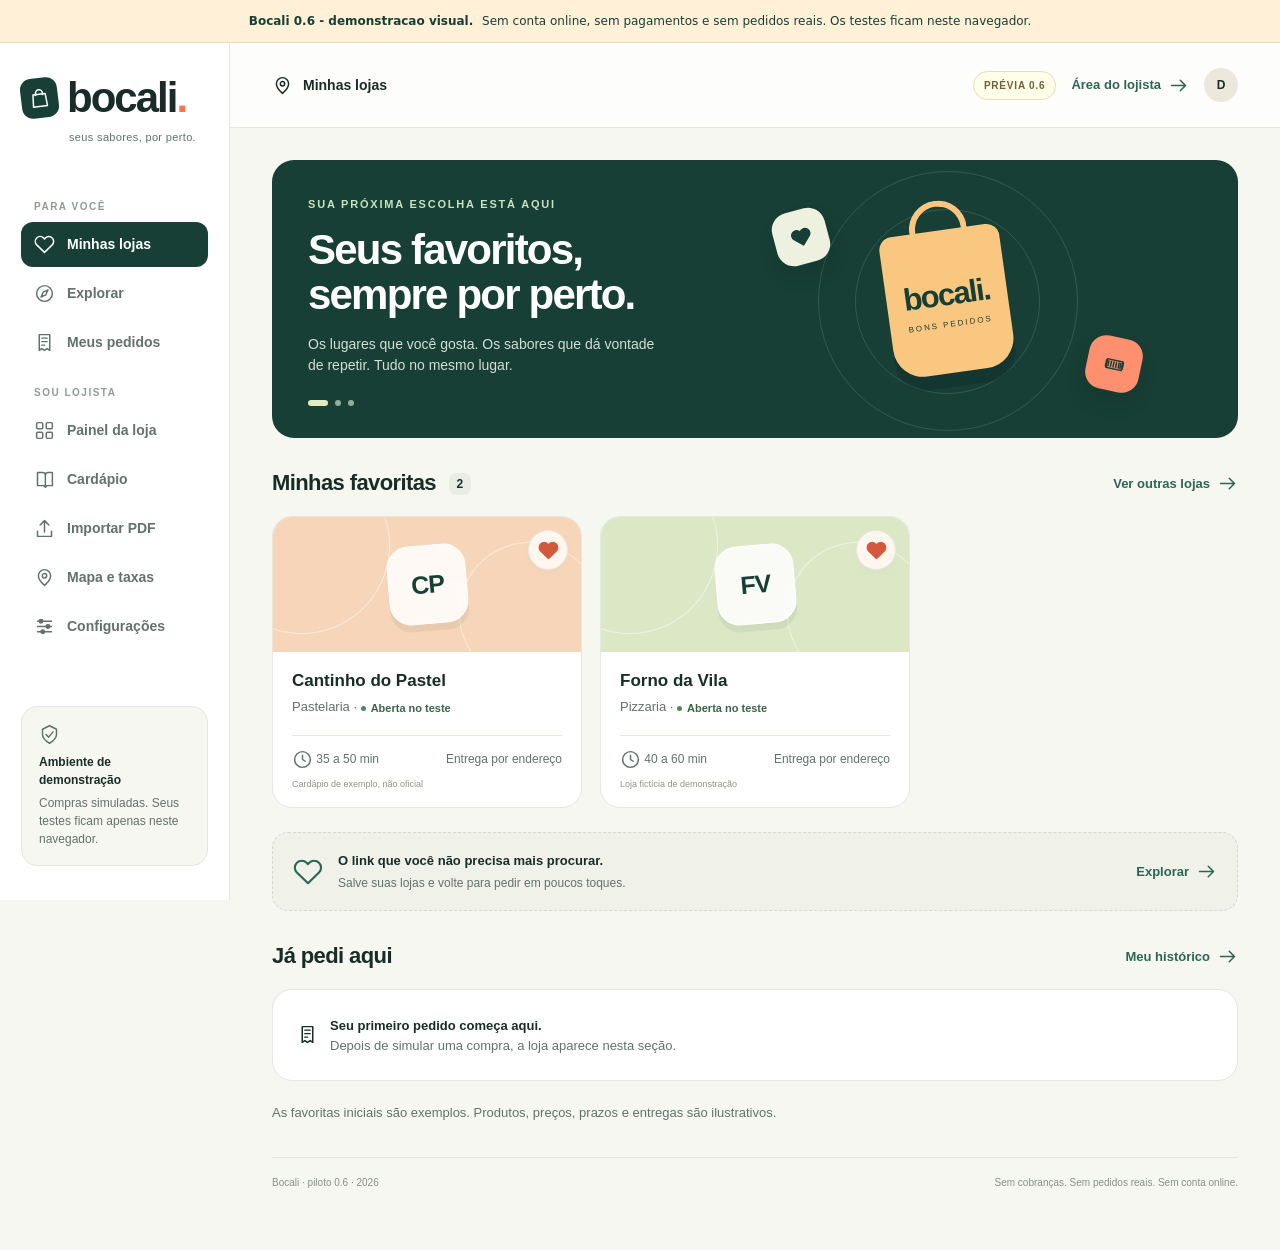
<file: Bocali-demonstracao-v06.html>
<!doctype html>
<html lang="pt-BR">
<head>
<meta charset="utf-8"><meta name="viewport" content="width=device-width,initial-scale=1,viewport-fit=cover">
<meta name="theme-color" content="#173f36"><meta name="description" content="Bocali: prototipo local de pedidos, lojas favoritas e importacao de cardapio.">
<title>Bocali | Demonstracao visual 0.6</title>
<link rel="icon" href="[data-uri]" type="image/svg+xml"><style>
:root{--ink:#192c27;--muted:#63716b;--green:#173f36;--green2:#2d6554;--orange:#ff724b;--paper:#f7f7f2;--line:#e5e8df;--soft:#edf1e9;--radius:22px;--shadow:0 12px 34px #1a34200b}*{box-sizing:border-box}body{margin:0;background:var(--paper);color:var(--ink);font:15px/1.5 -apple-system,BlinkMacSystemFont,'Segoe UI',Arial,sans-serif}button,input,select,textarea{font:inherit}button,a,input,select,textarea{-webkit-tap-highlight-color:transparent}button,a{touch-action:manipulation}button{cursor:pointer}button:disabled{cursor:not-allowed;opacity:.45}a{color:inherit;text-decoration:none}button{border:0}button:focus-visible,a:focus-visible,input:focus-visible,select:focus-visible,textarea:focus-visible{outline:3px solid #e57b49;outline-offset:3px}svg{display:inline-block;width:21px;height:21px;flex-shrink:0;vertical-align:middle}h1,h2,h3,p{margin:0}h1{font-size:34px;letter-spacing:-1.3px;line-height:1.15;font-weight:750}h2{font-size:22px;letter-spacing:-.6px;line-height:1.3}h3{font-size:17px;line-height:1.3}small{font-size:12px}.muted{color:var(--muted)}.small{font-size:13px}.eyebrow{text-transform:uppercase;font-size:11px;font-weight:750;letter-spacing:1.8px}.skip{position:absolute;top:-80px;left:10px;z-index:100;background:#fff;padding:15px}.skip:focus{top:10px}.sidebar{width:230px;position:fixed;inset:0 auto 0 0;background:#fff;border-right:1px solid var(--line);padding:34px 21px;display:flex;flex-direction:column;z-index:20}.logo{font-size:42px;font-weight:850;line-height:1;letter-spacing:-3px;display:flex;align-items:center;gap:9px}.logo i{color:var(--orange);font-style:normal}.logo .mark{width:37px;height:40px;background:var(--green);color:#fff;display:grid;place-items:center;border-radius:11px;transform:rotate(-7deg)}.brand-caption{font-size:11px;letter-spacing:.6px;margin:10px 0 33px 48px;color:var(--muted)}.nav-label{font-size:10px;letter-spacing:1.5px;font-weight:750;color:#929a94;margin:20px 13px 8px}.nav-link{display:flex;align-items:center;gap:12px;padding:12px 13px;border-radius:12px;color:var(--muted);margin-bottom:4px;font-size:14px;font-weight:550}.nav-link:hover{background:#f8f8f4}.nav-link.active{background:var(--green);color:#fff}.sidebar-note{margin-top:auto;padding:17px;background:var(--paper);border:1px solid var(--line);border-radius:16px;font-size:12px;color:var(--muted)}.sidebar-note strong{display:block;color:var(--ink);margin:8px 0 5px}.layout{margin-left:230px;min-height:100vh}.topbar{height:85px;border-bottom:1px solid var(--line);background:#ffffffbd;display:flex;align-items:center;justify-content:space-between;padding:0 42px;gap:16px}.topbar-title{font-size:14px;font-weight:600;display:flex;align-items:center;gap:10px}.topbar-right{display:flex;gap:15px;align-items:center}.avatar{height:34px;width:34px;background:#ece7dd;border-radius:50%;display:grid;place-items:center;font-size:12px;font-weight:700}.mobile-brand{display:none}.demo-tag{padding:6px 10px;border:1px solid #e1dfbd;background:#fffee9;border-radius:30px;color:#706139;font-size:10px;font-weight:750;letter-spacing:.8px;white-space:nowrap}.main{max-width:1320px;margin:auto;padding:32px 42px 60px}.page-heading{display:flex;justify-content:space-between;gap:20px;align-items:center;margin-bottom:26px}.page-heading p{margin-top:9px;color:var(--muted)}.btn{display:inline-flex;align-items:center;justify-content:center;gap:9px;min-height:44px;padding:11px 18px;border-radius:12px;font-weight:650;font-size:13px;background:var(--green);color:#fff;white-space:nowrap}.btn:hover{filter:brightness(1.08)}.btn.secondary{background:#fff;border:1px solid var(--line);color:var(--ink)}.btn.soft{background:var(--soft);color:var(--green)}.btn.orange{background:var(--orange);color:#242d23}.btn.danger{background:#ffeded;color:#a3392e}.btn.full{width:100%}.icon-btn{border:1px solid var(--line);background:#fff;border-radius:50%;width:40px;height:40px;display:inline-grid;place-items:center;color:var(--ink)}.icon-btn.saved{color:#d4593b;background:#fff6f0}.hero{background:var(--green);border-radius:var(--radius);color:#fff;padding:36px 36px 32px;display:flex;align-items:center;min-height:253px;position:relative;overflow:hidden;gap:20px}.hero .eyebrow{color:#c7e3bf;margin-bottom:14px}.hero h1{font-size:42px;line-height:1.09;letter-spacing:-1.8px;max-width:450px}.hero p{color:#d2dfd7;font-size:14px;max-width:365px;margin-top:16px}.hero-art{flex:1;min-width:225px;min-height:190px;position:relative;display:grid;place-items:center}.orbit{width:185px;height:185px;border:1px solid #a8bcab33;border-radius:50%;position:absolute}.orbit.two{width:260px;height:260px}.art-bag{height:143px;width:121px;border-radius:13px 13px 30px 30px;background:#fac781;transform:rotate(-8deg);color:var(--green);display:flex;flex-direction:column;align-items:center;justify-content:center;box-shadow:0 14px 0 #071c1933;position:relative}.art-bag:before{content:'';height:36px;width:46px;border:6px solid #fac781;border-bottom:0;border-radius:35px 35px 0 0;position:absolute;top:-30px}.art-bag span{font-size:40px;font-weight:800;letter-spacing:-3px}.art-bag small{font-size:8px;letter-spacing:2px}.float-icon{position:absolute;width:54px;height:54px;border-radius:17px;background:#eef1df;color:var(--green);display:grid;place-items:center;box-shadow:0 12px 18px #00180e20;z-index:1}.float-icon.one{top:4px;left:16%;transform:rotate(-15deg)}.float-icon.two{bottom:5px;right:12%;background:#ff906f;transform:rotate(12deg)}.hero-footer{display:flex;gap:7px;margin-top:24px}.dot{width:6px;height:6px;border-radius:50%;background:#91b09b}.dot.active{background:#e2eac0;width:20px;border-radius:10px}.section-heading{display:flex;align-items:center;justify-content:space-between;margin:30px 0 17px;gap:12px}.section-heading h2 span{font-size:12px;font-weight:600;vertical-align:middle;padding:4px 8px;border-radius:8px;background:#e9ece3;margin-left:7px}.text-link{color:var(--green2);font-size:13px;font-weight:650;background:transparent;display:inline-flex;align-items:center;gap:7px;padding:5px 0}.store-grid{display:grid;grid-template-columns:repeat(3,minmax(0,1fr));gap:18px}.store-card{background:#fff;border:1px solid var(--line);border-radius:20px;overflow:hidden;position:relative;transition:transform .2s,box-shadow .2s}.store-card:hover{transform:translateY(-3px);box-shadow:var(--shadow)}.store-cover{height:135px;padding:20px;display:flex;align-items:center;justify-content:center;position:relative;overflow:hidden}.peach{background:#f6d5b8}.sage{background:#dce7c6}.lilac{background:#e6dcf0}.store-cover:before,.store-cover:after{content:'';position:absolute;border:1px solid #ffffff80;border-radius:50%;width:140px;height:140px;transform:rotate(-20deg);right:-20px;top:25px}.store-cover:after{right:auto;left:-60px;top:-60px;width:175px;height:175px}.shop-emblem{height:79px;width:79px;border-radius:22px;background:#ffffffd9;display:grid;place-items:center;position:relative;transform:rotate(-5deg);box-shadow:0 7px 0 #1a352710;color:var(--green);font-size:25px;letter-spacing:-1px;font-weight:800;border:1px solid #fff}.favorite-on-card{position:absolute;top:13px;right:13px;z-index:2;box-shadow:0 3px 8px #00000005}.store-info{padding:18px 19px 16px}.store-info h3{padding-bottom:5px}.store-meta{display:flex;align-items:center;justify-content:space-between;font-size:12px;color:var(--muted);margin-top:18px;padding-top:13px;border-top:1px solid var(--line);gap:7px}.open-label{display:inline-flex;align-items:center;gap:5px;font-size:11px;color:#396447;font-weight:650}.open-label:before{content:'';width:5px;height:5px;border-radius:50%;background:#508958}.closed-label{color:#9a554a}.closed-label:before{background:#9a554a}.hint-bar{border:1px dashed #d3d9cb;background:#f0f2e9;border-radius:16px;padding:18px 20px;display:flex;align-items:center;gap:15px;font-size:13px;margin-top:24px}.hint-bar p{color:var(--muted);margin-top:3px;font-size:12px}.hint-bar>svg{width:30px;height:30px;color:var(--green2)}.hint-bar .text-link{margin-left:auto}.notice{background:#fff8e8;border:1px solid #eddfbd;color:#796139;font-size:12px;padding:12px 15px;border-radius:12px;line-height:1.6}.notice.green{background:#edf3e9;border-color:#d4e3cb;color:#3e6246}.notice.red{background:#fff1ec;border-color:#f1d0c2;color:#873f2b}.toolbar{display:flex;align-items:center;gap:12px;margin:22px 0;flex-wrap:wrap}.search{position:relative;flex:1;min-width:180px}.search svg{position:absolute;left:14px;top:13px;color:#718074}.search input{width:100%;padding:12px 14px 12px 43px;border:1px solid var(--line);border-radius:12px;background:#fff;color:var(--ink);height:47px}.chips{display:flex;gap:7px;overflow-x:auto;scrollbar-width:none;max-width:100%;padding:3px 1px}.chip{border:1px solid var(--line);border-radius:10px;padding:9px 14px;white-space:nowrap;color:var(--muted);background:#fff;font-size:12px;font-weight:600}.chip.active{background:var(--green);color:#fff;border-color:var(--green)}.store-banner{border-radius:22px;padding:30px;display:flex;align-items:center;gap:24px;border:1px solid #ead2b6;position:relative}.store-banner .shop-emblem{height:100px;width:100px;font-size:32px;flex-shrink:0}.store-banner .eyebrow{color:#805841;margin-bottom:6px}.store-banner h1{font-size:34px}.store-banner p{font-size:13px;margin-top:9px;max-width:550px;color:#745943}.store-banner .icon-btn{margin-left:auto;align-self:flex-start;flex-shrink:0}.detail-tags{display:flex;gap:20px;align-items:center;font-size:12px;margin:18px 0 19px;flex-wrap:wrap}.detail-tags span{display:flex;align-items:center;gap:7px}.menu-layout{display:grid;grid-template-columns:minmax(0,1fr) 296px;gap:22px;align-items:start}.product-grid{display:grid;grid-template-columns:repeat(2,minmax(0,1fr));gap:14px}.product{display:flex;align-items:center;text-align:left;background:#fff;border:1px solid var(--line);border-radius:17px;padding:16px;gap:14px;width:100%;min-height:142px;color:var(--ink);transition:border .15s}.product:hover{border-color:#a9b7a1}.product h3{font-size:14px;margin-bottom:6px}.product p{font-size:11px;color:var(--muted);line-height:1.55;margin-bottom:12px;display:-webkit-box;-webkit-line-clamp:2;-webkit-box-orient:vertical;overflow:hidden}.product strong{font-size:13px}.product-info{flex:1;min-width:0}.product-art{height:76px;width:76px;border-radius:15px;display:flex;align-items:center;justify-content:center;flex-shrink:0;position:relative;background:#f5e9d9;color:#b07836}.product-art svg{width:42px;height:42px;stroke-width:1.4}.product-art.sweet{background:#efe0d8;color:#9b6140}.product-art.drink{background:#e6eee7;color:#68816e}.product-art.pizza{background:#f7e4cb;color:#a77441}.product-art.acai{background:#e8dff0;color:#8c689a}.product-add{height:25px;width:25px;background:#fff;border:1px solid var(--line);border-radius:50%;position:absolute;bottom:-6px;right:-5px;display:grid;place-items:center;color:var(--green)}.product-add svg{width:14px;height:14px}.cart-panel{background:#fff;border:1px solid var(--line);border-radius:19px;padding:21px;position:sticky;top:22px}.cart-panel h3{display:flex;align-items:center;gap:9px;margin-bottom:17px}.empty{text-align:center;padding:35px 15px;color:var(--muted);font-size:13px}.empty .empty-icon{height:57px;width:57px;margin:0 auto 15px;border-radius:18px;display:grid;place-items:center;background:var(--soft);color:var(--green2)}.empty strong{display:block;color:var(--ink);margin-bottom:7px}.empty .btn{margin-top:16px}.cart-line{padding:12px 0;border-bottom:1px solid var(--line);display:flex;gap:10px;align-items:flex-start}.cart-line .line-content{flex:1;min-width:0}.cart-line strong{display:block;font-size:12px}.cart-line small{color:var(--muted);font-size:10px}.cart-line .price{font-size:12px;font-weight:650;white-space:nowrap}.qty-small{display:flex;gap:9px;align-items:center;margin-top:7px;font-size:12px}.qty-small button{background:var(--soft);color:var(--green);width:23px;height:23px;border-radius:6px;padding:0}.qty-small svg{height:12px;width:12px}.amount-row{display:flex;justify-content:space-between;font-size:13px;margin:10px 0;color:var(--muted)}.amount-row.total{color:var(--ink);font-size:16px;font-weight:750;border-top:1px solid var(--line);padding-top:14px;margin-top:14px}.cart-caption{font-size:10px;text-align:center;margin-top:10px;color:var(--muted)}.cart-mobile{display:none}.panel{background:#fff;border:1px solid var(--line);border-radius:20px;padding:24px}.stats{display:grid;grid-template-columns:repeat(3,minmax(0,1fr));gap:16px;margin-bottom:24px}.stat{background:#fff;border:1px solid var(--line);border-radius:18px;padding:20px}.stat-head{display:flex;align-items:center;justify-content:space-between;font-size:12px;color:var(--muted)}.stat-head svg{color:var(--green2)}.stat-value{font-size:28px;font-weight:750;letter-spacing:-1px;margin:8px 0 3px}.stat small{font-size:11px;color:var(--muted)}.admin-selector{border:1px solid var(--line);border-radius:10px;background:#fff;padding:10px 13px;font-size:13px;max-width:100%;color:var(--ink)}.order-card{border:1px solid var(--line);background:#fff;border-radius:18px;padding:21px;margin-bottom:14px}.order-top,.order-bottom{display:flex;align-items:center;justify-content:space-between;gap:12px}.order-top p{font-size:12px;color:var(--muted);margin-top:4px}.order-body{font-size:13px;margin:17px 0}.order-body>div{display:flex;justify-content:space-between;gap:12px;padding:3px 0}.status{font-size:10px;font-weight:750;border-radius:30px;padding:6px 10px;white-space:nowrap}.status.new{background:#fff0d9;color:#895b17}.status.accepted,.status.preparing{background:#e6eff4;color:#3a6574}.status.ready{background:#edf0d8;color:#626c2e}.status.completed{background:#e7efe5;color:#466147}.status.cancelled{background:#f9e8e2;color:#9c5140}.order-bottom{border-top:1px solid var(--line);padding-top:14px}.order-bottom strong{font-size:17px}.order-actions{display:flex;gap:8px;flex-wrap:wrap}.timeline{display:flex;justify-content:space-between;gap:4px;margin:24px 0 8px}.timeline-step{flex:1;border-top:3px solid var(--line);padding-top:8px;font-size:10px;color:#92998f}.timeline-step.done{border-color:var(--green2);color:var(--green)}.editor-row{display:flex;gap:16px;align-items:center;padding:16px 0;border-bottom:1px solid var(--line)}.editor-row:last-child{border-bottom:0}.editor-row .product-art{width:56px;height:56px;border-radius:12px}.editor-row .product-art svg{width:28px;height:28px}.editor-row h3{font-size:14px;margin-bottom:4px}.editor-row .grow{flex:1;min-width:0}.editor-row .price{font-size:14px;white-space:nowrap}.switch{width:43px;height:25px;border-radius:20px;background:#c7ccc2;padding:3px;display:inline-flex;align-items:center;flex-shrink:0}.switch:before{content:'';width:19px;height:19px;border-radius:50%;background:#fff;box-shadow:0 1px 3px #0002;transition:transform .15s}.switch.on{background:var(--green2)}.switch.on:before{transform:translateX(18px)}.steps{display:flex;align-items:center;gap:14px;margin:25px 0}.step{display:flex;align-items:center;gap:9px;color:var(--muted);font-size:12px;font-weight:600}.step-number{background:#e8ecdf;width:28px;height:28px;display:grid;place-items:center;border-radius:50%;color:var(--green);font-size:12px}.step.active .step-number{background:var(--green);color:#fff}.step-line{height:1px;width:50px;background:#dce1d5}.upload-grid{display:grid;grid-template-columns:1.5fr 1fr;gap:22px}.dropzone{display:flex;flex-direction:column;align-items:center;text-align:center;border:2px dashed #cad8bf;background:#f8faf4;border-radius:18px;padding:34px 23px;gap:13px}.upload-icon{height:60px;width:60px;border-radius:17px;background:#e4ecda;display:grid;place-items:center;color:var(--green)}.upload-icon svg{width:28px;height:28px}.dropzone h3{font-size:18px}.dropzone p{font-size:12px;color:var(--muted);max-width:380px}.file-input{max-width:100%;font-size:12px}.file-input::file-selector-button{background:var(--green);color:#fff;border:0;padding:12px 15px;border-radius:10px;margin-right:10px;font-weight:600;cursor:pointer}.check-list{display:grid;gap:20px;margin-top:23px}.check-row{display:flex;gap:12px;font-size:13px}.check-row svg{color:var(--green2);width:19px}.check-row p{font-size:12px;color:var(--muted);margin-top:3px}.field{display:block;margin-bottom:17px}.field span{display:block;font-size:12px;font-weight:650;margin-bottom:7px}.field input,.field select,.field textarea,.draft input,.draft textarea{width:100%;border:1px solid #dfe4d8;background:#fff;border-radius:10px;padding:11px 12px;color:var(--ink);min-height:43px}.field textarea{resize:vertical;min-height:80px}.field small{display:block;margin-top:5px;color:var(--muted);font-size:11px}.field-grid{display:grid;grid-template-columns:1fr 1fr;gap:16px}.raw-text{width:100%;border:1px solid var(--line);border-radius:12px;padding:15px;min-height:155px;margin:12px 0;resize:vertical;font-family:ui-monospace,monospace;font-size:12px}.details{margin-top:18px;font-size:13px}.details summary{cursor:pointer;font-weight:650;padding:8px 0}.draft{background:#fff;border:1px solid var(--line);border-radius:17px;padding:20px;margin:13px 0}.draft-grid{display:grid;grid-template-columns:2fr 1.1fr 1fr;gap:13px;margin-top:15px}.draft .source{background:#f4f5ef;padding:9px 12px;border-radius:8px;color:var(--muted);font-size:11px;margin:14px 0;overflow-wrap:anywhere}.draft label{font-size:12px;font-weight:600}.draft input{display:block;margin-top:6px}.draft-footer{display:flex;justify-content:space-between;align-items:center;gap:13px}.check-label{display:flex;gap:9px;align-items:center;font-size:12px;cursor:pointer}.check-label input{width:18px;height:18px;accent-color:var(--green);margin:0;flex-shrink:0}.publish-bar{position:sticky;bottom:15px;border:1px solid var(--line);border-radius:16px;background:#fff;padding:17px 20px;box-shadow:0 5px 30px #162b1812;display:flex;align-items:center;justify-content:space-between;gap:15px;z-index:3;margin-top:20px}.publish-bar small{display:block;color:var(--muted)}.modal{border:0;border-radius:23px;padding:0;max-width:min(560px,calc(100vw - 24px));width:560px;max-height:90dvh;box-shadow:0 30px 120px #00231944;color:var(--ink);background:#fff}.modal::backdrop{background:#10282066;backdrop-filter:blur(4px)}.modal-header{padding:22px 25px 18px;display:flex;justify-content:space-between;align-items:center;border-bottom:1px solid var(--line);gap:12px}.modal-header h2{font-size:21px}.modal-content{padding:23px 25px;overflow:auto}.modal-product{height:140px;border-radius:16px;margin-bottom:21px;display:grid;place-items:center;background:#f6e8d5;color:#9e793e}.modal-product svg{height:77px;width:77px;stroke-width:1.2}.modal-description{color:var(--muted);font-size:13px;margin:10px 0 20px}.extra{display:flex;align-items:center;justify-content:space-between;gap:12px;padding:13px 0;border-bottom:1px solid var(--line);font-size:13px}.extra label{display:flex;gap:10px;align-items:center}.extra input{accent-color:var(--green);width:17px;height:17px}.modal-footer{display:flex;align-items:center;gap:15px;margin-top:23px}.counter{display:flex;gap:15px;align-items:center;border:1px solid var(--line);border-radius:12px;padding:10px}.counter button{background:transparent;padding:0;color:var(--green);width:22px;height:24px}.counter svg{width:17px}.modal-footer .btn{flex:1}.modal-inline-price{margin-left:auto}.checkout-option{display:flex;align-items:center;gap:10px;border:1px solid var(--line);border-radius:11px;padding:13px;font-size:13px;cursor:pointer;margin-bottom:9px}.checkout-option input{accent-color:var(--green);height:17px;width:17px}.option-detail{margin-left:auto;color:var(--muted);font-size:12px}.success{text-align:center;padding:8px 0 20px}.success-mark{width:70px;height:70px;border-radius:50%;background:#e6efdf;color:var(--green2);display:grid;place-items:center;margin:0 auto 20px}.success-mark svg{width:33px;height:33px}.success h2{font-size:26px}.success p{font-size:13px;color:var(--muted);margin:12px 0 22px}.success .btn{margin-top:10px}#toast{position:fixed;bottom:28px;left:calc(50% + 100px);transform:translateX(-50%) translateY(100px);background:var(--green);color:#fff;border-radius:13px;padding:13px 22px;font-size:13px;box-shadow:0 8px 25px #0002;z-index:100;opacity:0;transition:.2s;max-width:90vw;pointer-events:none}#toast.show{transform:translateX(-50%) translateY(0);opacity:1}.bottomnav{display:none}.divider{border:0;border-top:1px solid var(--line);margin:23px 0}.table-wrap{overflow:auto}.info-box{padding:17px;border:1px solid var(--line);border-radius:14px;margin-top:14px;font-size:13px}.info-box p{font-size:12px;color:var(--muted);margin-top:6px}.row{display:flex;gap:12px;align-items:center}.grow{flex:1}.spaced{margin-top:22px}.only-screen-reader{position:absolute;width:1px;height:1px;padding:0;margin:-1px;overflow:hidden;clip:rect(0,0,0,0);white-space:nowrap;border:0}.warning-list{font-size:12px;color:#7f6740;margin-top:10px}.warning-list p{margin-top:7px}.review-progress{font-size:12px;color:var(--green2)}.page-footer{font-size:10px;color:#879083;display:flex;justify-content:space-between;border-top:1px solid var(--line);margin-top:35px;padding-top:17px;gap:15px}.empty-wide{padding:50px;background:#fff;border:1px solid var(--line);border-radius:18px}.print-only{display:none}
@media(min-width:1500px){.main{padding-top:40px}.hero{min-height:270px}.hero h1{font-size:48px}}
@media(max-width:1180px){.sidebar{width:203px;padding:30px 14px}.layout{margin-left:203px}.topbar{padding:0 26px}.main{padding:28px 26px 60px}.menu-layout{grid-template-columns:minmax(0,1fr) 270px}.product-grid{grid-template-columns:1fr}.store-grid{gap:13px}.store-info{padding:16px 14px}.store-info h3{font-size:15px}.hero{padding:28px}.hero h1{font-size:38px}.hero-art{min-width:185px}.upload-grid{grid-template-columns:1.3fr 1fr}.draft-grid{grid-template-columns:1.5fr 1fr 1fr}}
@media(max-width:900px){.store-grid{grid-template-columns:repeat(2,minmax(0,1fr))}.store-grid .store-card:last-child:nth-child(3){grid-column:1/-1;max-width:50%}.sidebar{width:190px}.layout{margin-left:190px}.hero h1{font-size:34px}.hero-art{min-width:130px}.art-bag{height:120px;width:100px}.hero p{font-size:13px}.orbit.two{width:220px;height:220px}.upload-grid{grid-template-columns:1fr}.stats{gap:10px}.stat{padding:15px}.stat-value{font-size:24px}.menu-layout{grid-template-columns:1fr}.product-grid{grid-template-columns:repeat(2,minmax(0,1fr))}.cart-panel{position:static}.main .cart-panel{display:none}.cart-mobile{display:flex;position:fixed;bottom:20px;left:215px;right:26px;z-index:25;box-shadow:0 8px 30px #10251b2b;justify-content:space-between}.hero-art .float-icon{width:40px;height:40px}.detail-tags{gap:12px}}
@media(max-width:680px){body{font-size:14px}.sidebar{display:none}.layout{margin-left:0}.topbar{height:69px;padding:0 20px;background:#fff}.topbar-title{display:none}.mobile-brand{display:flex;font-size:33px}.mobile-brand .mark{width:29px;height:31px;border-radius:9px}.mobile-brand .mark svg{width:17px}.topbar-right{gap:10px}.avatar{height:30px;width:30px;font-size:10px}.topbar-right .desktop-link{display:none}.main{padding:24px 18px 112px}.page-heading{margin-bottom:22px;align-items:flex-start;gap:10px}.page-heading h1{font-size:28px;letter-spacing:-1px}.page-heading p{font-size:12px}.page-heading>.btn{font-size:11px;padding:10px 12px;min-height:40px}.page-heading>.btn svg{width:16px}.hero{padding:25px;min-height:265px;align-items:flex-start;gap:0}.hero h1{font-size:33px;max-width:255px;line-height:1.08}.hero p{font-size:12px;max-width:240px;position:relative;z-index:1}.hero .eyebrow{font-size:9px;margin-bottom:16px}.hero-art{position:absolute;right:-20px;bottom:-15px;min-width:135px;width:135px;min-height:150px;opacity:.65;transform:scale(.8)}.hero-art .float-icon.one{display:none}.hero-art .float-icon.two{right:0;bottom:18px}.art-bag{height:98px;width:85px}.art-bag span{font-size:30px}.art-bag small{font-size:6px}.hero-footer{margin-top:26px}.store-grid{grid-template-columns:1fr;gap:14px}.store-grid .store-card:last-child:nth-child(3){grid-column:auto;max-width:none}.store-card>a{display:flex;align-items:stretch;min-height:145px}.store-cover{height:auto;width:110px;flex-shrink:0;padding:12px}.shop-emblem{height:64px;width:64px;border-radius:19px;font-size:23px}.store-info{padding:17px 13px;flex:1;min-width:0}.store-info h3{font-size:15px;padding-right:23px}.store-info p{font-size:11px}.store-meta{font-size:10px;gap:5px;margin-top:13px;padding-top:10px;flex-wrap:wrap}.store-meta svg{width:12px;height:12px}.favorite-on-card{top:11px;right:9px;width:29px;height:29px;background:#fff;border-color:#eceee5}.favorite-on-card svg{width:15px;height:15px}.store-cover:before{width:100px;height:100px}.section-heading{margin-top:27px}.section-heading h2{font-size:20px}.text-link{font-size:12px}.hint-bar{padding:17px;align-items:flex-start;gap:12px;margin-top:20px}.hint-bar .text-link{display:none}.hint-bar p{font-size:11px}.hint-bar strong{font-size:12px}.hint-bar>svg{height:24px;width:24px}.bottomnav{display:flex;position:fixed;bottom:0;left:0;right:0;background:#fffffffa;border-top:1px solid var(--line);padding:8px 9px max(10px,env(safe-area-inset-bottom));z-index:30;justify-content:space-around}.bottomnav a{display:flex;align-items:center;justify-content:center;flex-direction:column;gap:4px;font-size:9px;color:#808d80;padding:5px 9px;min-width:62px;border-radius:10px}.bottomnav a.active{color:var(--green);background:#eff3e9;font-weight:700}.bottomnav svg{width:21px;height:21px}.cart-mobile{left:18px;right:18px;bottom:87px;padding:13px 17px}.store-banner{padding:22px 18px;gap:15px;align-items:flex-start}.store-banner .shop-emblem{height:65px;width:65px;font-size:23px;border-radius:17px;margin-top:5px}.store-banner h1{font-size:25px;padding-right:0}.store-banner .eyebrow{font-size:8px}.store-banner p{font-size:11px}.store-banner .icon-btn{position:absolute;right:9px;top:9px;width:28px;height:28px}.store-banner .icon-btn svg{width:14px}.detail-tags{font-size:10px;gap:12px 16px;margin:16px 0}.detail-tags svg{width:15px;height:15px}.notice{font-size:11px;padding:11px 13px}.toolbar{margin:18px 0;gap:10px}.search{min-width:100%;}.chips{width:100%}.chip{font-size:11px;padding:9px 13px}.product-grid{grid-template-columns:1fr;gap:12px}.product{min-height:132px;padding:17px;gap:20px}.product h3{font-size:15px}.product p{font-size:12px}.product-art{width:79px;height:79px}.panel{padding:18px}.stats{grid-template-columns:1fr;gap:10px}.stat{padding:16px;display:grid;grid-template-columns:1fr auto;align-items:center}.stat-head{grid-column:1;font-size:12px;justify-content:flex-start;gap:9px}.stat-head svg{width:17px;height:17px}.stat-value{grid-column:2;grid-row:1/3;font-size:25px;margin:0}.stat small{grid-column:1;margin-top:4px;font-size:10px}.admin-selector{font-size:11px;padding:9px;max-width:180px}.order-card{padding:17px}.order-top h3{font-size:14px}.order-top p{font-size:10px}.order-body{font-size:12px}.order-bottom{align-items:flex-start}.order-actions{justify-content:flex-end;max-width:210px}.order-actions .btn{font-size:10px;padding:9px 10px;min-height:35px}.status{font-size:9px;padding:5px 8px}.editor-row{gap:10px;flex-wrap:wrap}.editor-row .product-art{width:42px;height:42px;border-radius:10px}.editor-row .product-art svg{width:23px;height:23px}.editor-row h3{font-size:12px}.editor-row p{font-size:10px}.editor-row .price{font-size:12px}.editor-row>.icon-btn{height:33px;width:33px}.editor-row .switch{width:37px;height:23px}.editor-row .switch:before{height:17px;width:17px}.editor-row .switch.on:before{transform:translateX(14px)}.steps{gap:9px}.step{font-size:10px;gap:6px}.step-number{width:23px;height:23px;font-size:10px}.step-line{width:20px}.upload-grid{gap:15px}.dropzone{padding:25px 17px}.dropzone h3{font-size:16px}.dropzone p{font-size:11px}.file-input{font-size:10px}.draft{padding:16px}.draft-grid{grid-template-columns:1fr 1fr;gap:10px}.draft-grid label:first-child{grid-column:1/-1}.draft input{font-size:13px}.draft-footer{align-items:flex-start}.draft-footer .check-label{font-size:11px}.publish-bar{bottom:84px;padding:13px;gap:10px}.publish-bar strong{font-size:12px}.publish-bar small{font-size:9px}.publish-bar .btn{font-size:11px;padding:11px;min-height:41px}.modal{max-height:92dvh;max-width:calc(100vw - 20px);border-radius:20px}.modal-header{padding:18px 20px 15px}.modal-header h2{font-size:19px}.modal-content{padding:20px}.modal-footer{gap:10px}.modal-footer .btn{font-size:12px;padding:12px 13px}.counter{gap:10px}.field-grid{gap:12px}.field input,.field select,.field textarea{font-size:16px}.page-footer{font-size:9px}.page-footer span:last-child{display:none}#toast{left:50%;bottom:93px;width:max-content;max-width:92vw;font-size:12px;text-align:center}.timeline-step{font-size:8px}.empty-wide{padding:32px 18px}.order-top .status{max-width:145px;white-space:normal;text-align:center}}
@media(prefers-reduced-motion:reduce){*{transition:none!important;scroll-behavior:auto!important}}
@media print{.sidebar,.topbar,.bottomnav,.toolbar,.btn,.icon-btn,.notice,.cart-panel,.page-footer,#modal,#toast{display:none!important}.layout{margin:0}.main{padding:0;max-width:none}.product-grid{grid-template-columns:repeat(2,1fr)}.product{break-inside:avoid;border:1px solid #ddd}.store-banner{background:#fff}.product-art{display:none}.print-only{display:block}.cart-mobile{display:none}}

/* Bocali 0.2 - acceptance desk and thermal receipt layouts. */
.acceptor-shop{display:flex;justify-content:space-between;align-items:center;gap:20px;padding:18px 22px;margin-bottom:22px;background:#fff;border:1px solid var(--line);border-radius:16px}.mini-emblem{width:45px;height:45px;border-radius:12px;background:#f7e3ca;color:#665139;display:grid;place-items:center;font-weight:800;font-size:16px}.acceptor-shop strong{font-size:15px}.acceptor-stats .stat-value{font-size:32px}.printer-panel{background:#f0f4ec;border:1px solid #dce6d5;border-radius:17px;padding:21px 23px;margin:24px 0}.printer-panel-head{display:flex;justify-content:space-between;align-items:center;gap:16px}.printer-panel-head>.row>svg{width:27px;height:27px;flex:none;color:var(--green)}.printer-panel h2{font-size:17px;letter-spacing:-.3px}.printer-panel p{font-size:11px;color:var(--muted);margin-top:3px}.printer-options{display:flex;flex-wrap:wrap;align-items:center;gap:15px 25px;margin:17px 0 13px}.printer-options .check-label{margin:0;font-size:12px}.paper-choice{font-size:12px;display:flex;gap:9px;align-items:center}.paper-choice select{padding:8px 10px;border:1px solid #c9d3c2;border-radius:8px;background:white;color:var(--green);font:inherit}.btn.compact{padding:9px 12px;font-size:11px;min-height:36px}.queue-heading{display:flex;gap:18px;justify-content:space-between;align-items:center;margin:29px 0 19px}.queue-heading h2{font-size:24px;letter-spacing:-.5px}.queue-heading p{margin-top:4px}.test-order-actions{display:flex;gap:8px;flex-wrap:wrap}.order-card.incoming{border-left:4px solid #b7873d}.order-badges{display:flex;align-items:flex-end;flex-direction:column;gap:7px}.fulfillment-badge{font-size:10px;letter-spacing:.5px;line-height:1.3;font-weight:800;display:inline-flex;padding:7px 9px;border-radius:7px;color:#4d5d6b;background:#eef2f5}.fulfillment-badge.pickup{color:#715035;background:#f8e8d8}.status.dispatched{background:#e8edf8;color:#425d88}.eta-info{display:flex;gap:10px;padding:13px 15px;border-radius:10px;background:#edf4eb;color:#244d37;margin:13px 0 17px}.eta-info>svg{width:20px;height:20px;flex:none}.eta-info strong{display:block;font-size:13px}.eta-info span{display:block;font-size:10px;margin-top:3px}.eta-info.awaiting{background:#fbf4e7;color:#795b2b}.eta-info.late{background:#fbece8;color:#9b4439}.item-note{display:inline-block;color:#775632;background:#fff4d9;padding:3px 6px;margin-top:5px;white-space:pre-wrap}.order-note{padding:11px 13px;border:1px solid #eadbc7;border-radius:9px;margin-bottom:14px;font-size:12px;background:#fffaf1;overflow-wrap:anywhere}.order-note strong{font-size:10px;text-transform:uppercase;letter-spacing:.5px}.order-note p{margin-top:4px;white-space:pre-wrap}.print-hint{display:flex;gap:7px;align-items:center;font-size:11px;margin:15px 0 13px}.print-hint svg{width:16px;height:16px;flex:none}.print-hint.ok{color:#347148}.print-hint.warn{color:#96602a}.print-actions{display:flex;gap:19px;align-items:center;flex-wrap:wrap;margin-top:16px;padding-top:15px;border-top:1px dashed var(--line)}.print-actions .btn{font-size:11px;padding:10px 12px;min-height:37px}.order-body>div{gap:15px}.order-body>div>span:first-child{overflow-wrap:anywhere;min-width:0}.order-body>div>span:last-child{flex-shrink:0}.accept-question{font-size:20px;line-height:1.35;letter-spacing:-.4px;margin:20px 0 9px}.eta-presets{display:flex;flex-wrap:wrap;gap:8px;margin:20px 0}.eta-presets .chip{font-size:12px}.receipt-preview{background:#e7e9e2;padding:20px 8px;border-radius:12px;display:flex;justify-content:center}.receipt-controls .btn{margin-top:11px}.receipt-controls>.notice{margin-top:17px}.receipt-controls>p{font-size:11px;margin-top:12px}.print-log{border-top:1px solid var(--line);margin-top:17px;padding-top:12px;color:var(--muted);font-size:11px}.print-log p{margin-top:8px}.print-log summary{cursor:pointer}.kitchen-ticket{width:var(--ticket-width,80mm);max-width:100%;padding:4mm;background:#fff;color:#000;font:12px/1.35 Arial,Helvetica,sans-serif;box-sizing:border-box;overflow-wrap:anywhere;box-shadow:0 3px 9px #0001}.kitchen-ticket *{box-sizing:border-box;color:#000}.ticket-test{font-size:9px;font-weight:800;text-align:center;border:1px solid #000;padding:4px;margin-bottom:10px}.ticket-header{text-align:center}.ticket-brand{font-size:25px;font-weight:900;letter-spacing:-1px;line-height:1}.ticket-header h2{font-size:15px;margin:9px 0 4px;font-weight:800;letter-spacing:0}.ticket-header p{font-size:10px;letter-spacing:.4px}.ticket-number{font-size:27px;font-weight:900;line-height:1.25;margin:8px 0}.ticket-mode{display:block;font-size:14px;border-top:2px solid #000;border-bottom:2px solid #000;padding:6px 0}.ticket-warning{font-size:12px;font-weight:800;text-align:center;border:2px solid #000;margin-top:10px;padding:6px}.ticket-meta{font-size:10px;margin:12px 0}.ticket-meta>div{margin-bottom:3px}.ticket-promise{padding:8px 0;border-top:1px dashed #000;border-bottom:1px dashed #000;text-align:center}.ticket-promise span,.ticket-promise small{display:block;font-size:9px}.ticket-promise strong{display:block;font-size:21px;margin:3px 0}.ticket-promise small{margin-top:4px}.ticket-item{break-inside:avoid;border-bottom:1px dashed #444;padding:11px 0}.ticket-item-title{display:flex;gap:8px;align-items:flex-start;font-size:14px;line-height:1.3}.ticket-item-title>b{font-size:18px;flex:none;min-width:21px}.ticket-item-title>strong{flex:1;min-width:0}.ticket-item-title>span{font-size:10px;white-space:nowrap}.ticket-extras{margin:6px 0 0 29px;font-size:11px}.ticket-note{border:1.5px solid #000;padding:6px;margin-top:7px;font-size:11px;white-space:pre-wrap}.ticket-note.order-wide{margin:12px 0;font-size:12px}.ticket-totals{margin:12px 0;font-size:11px}.ticket-totals>div{display:flex;justify-content:space-between;gap:8px;margin-top:4px}.ticket-totals .grand{font-size:14px;border-top:2px solid #000;padding-top:7px;margin-top:7px}.ticket-totals p{font-size:10px;margin-top:9px}.ticket-footer{text-align:center;font-size:9px;margin-top:15px;border-top:1px dashed #000;padding-top:9px}.kitchen-ticket h2,.kitchen-ticket p{padding:0}.kitchen-ticket button,.kitchen-ticket svg{display:none}#print-root{display:none}
@media(max-width:1000px){.printer-panel-head{align-items:flex-start}.printer-panel-head>.text-link{max-width:155px;font-size:11px}.printer-options{gap:14px}.queue-heading{align-items:flex-start}.queue-heading h2{font-size:21px}.test-order-actions{justify-content:flex-end;max-width:240px}}
@media(max-width:680px){.acceptor-shop{padding:15px;gap:8px}.acceptor-shop>.row{gap:8px}.acceptor-shop strong{font-size:13px}.acceptor-shop .small{font-size:10px}.acceptor-shop .open-label{display:none}.mini-emblem{width:37px;height:37px;font-size:13px;flex:none}.acceptor-stats{grid-template-columns:1fr 1fr 1fr;gap:7px}.acceptor-stats .stat{display:flex;flex-direction:column;align-items:flex-start;padding:12px 9px}.acceptor-stats .stat-head{font-size:9px;line-height:1.35;min-height:26px}.acceptor-stats .stat-head svg{display:none}.acceptor-stats .stat-value{font-size:28px;line-height:1.3;margin:7px 0 0}.acceptor-stats .stat small{font-size:8px;line-height:1.35}.printer-panel{padding:17px 14px;margin:20px 0}.printer-panel-head{flex-direction:column;gap:11px}.printer-panel-head>.text-link{max-width:none;font-size:11px}.printer-panel h2{font-size:15px}.printer-panel-head>.row>svg{width:23px}.printer-options{display:grid;grid-template-columns:1fr;gap:13px}.printer-options .btn{justify-self:start}.printer-options .check-label{font-size:11px}.queue-heading{display:block;margin-top:25px}.test-order-actions{margin-top:13px;justify-content:flex-start;max-width:none}.queue-heading h2{font-size:23px}.order-top{gap:10px}.order-badges{flex-shrink:0;max-width:140px}.fulfillment-badge{font-size:8px;letter-spacing:.2px}.eta-info{padding:11px}.eta-info strong{font-size:11px}.eta-info span{font-size:9px;line-height:1.4}.order-bottom{flex-wrap:wrap;gap:13px}.order-actions{max-width:none}.order-actions .btn{font-size:11px}.order-body>div{gap:9px}.print-actions{gap:13px}.print-hint{font-size:10px}.timeline{gap:3px}.timeline-step{font-size:7px}.receipt-preview{padding:15px 5px}.receipt-controls .btn{font-size:12px}.accept-question{font-size:20px}.eta-presets .chip{padding:9px 10px}.kitchen-ticket{box-shadow:none}}
@media print{
 @page{size:auto;margin:0}
 body.receipt-print-active{background:#fff!important;margin:0!important;padding:0!important;min-width:0!important}
 body.receipt-print-active>*:not(#print-root){display:none!important}
 body.receipt-print-active>#print-root{display:block!important;position:static!important;margin:0!important;padding:0!important;max-width:100%!important}
 #print-root .kitchen-ticket{display:block!important;max-width:100%!important;margin:0!important;box-shadow:none!important;background:white!important;color:black!important}
 #print-root .ticket-item,#print-root .ticket-note,#print-root .ticket-promise{break-inside:avoid}
 dialog::backdrop{display:none!important}
}


/* Bocali 0.6: six-letter wordmark without crowding the existing layout. */
.logo{letter-spacing:-2px;white-space:nowrap}
.art-bag span{font-size:31px;letter-spacing:-1.6px}
.brand-caption{letter-spacing:.35px}
@media(max-width:760px){.mobile-brand{font-size:31px;gap:7px}.art-bag span{font-size:22px;letter-spacing:-1px}}
@media(max-width:360px){.mobile-brand{font-size:28px}.mobile-brand .mark{width:25px;height:28px}.topbar-right{gap:7px}.demo-tag{font-size:8px}}

.preview-notice{position:relative;z-index:20;padding:12px 22px;text-align:center;font:12px/1.5 system-ui;background:#fff0d7;color:#173f36;border-bottom:1px solid #ebd8b9}.preview-notice strong{margin-right:5px}.sidebar{top:43px;height:calc(100vh - 43px)}@media(max-width:760px){.preview-notice{font-size:11px;padding:10px 14px}}
</style><style>
/* Delivery zones: local-first map, matching the existing Bocali interface. */
.delivery-grid{display:grid;grid-template-columns:minmax(0,1.8fr) minmax(290px,1fr);gap:22px;align-items:start;margin-top:22px}.map-panel{background:#fff;border:1px solid var(--line);border-radius:20px;overflow:hidden}.map-panel-head{padding:20px 23px;display:flex;align-items:center;justify-content:space-between;gap:15px}.map-panel-head h2{font-size:19px}.map-caption{font-size:11px;color:var(--muted);margin-top:5px}.zone-map{position:relative;background:#eef0e8;overflow:hidden}.zone-map svg.geo-svg{display:block;width:100%;height:auto;aspect-ratio:800/520;cursor:crosshair;touch-action:pan-y}.zone-map svg.geo-svg text{font-family:inherit;user-select:none;pointer-events:none}.map-bar{display:flex;gap:7px;align-items:center;flex-wrap:wrap;padding:12px 16px;border-top:1px solid var(--line);font-size:11px}.map-bar .btn{padding:8px 12px;min-height:36px;font-size:11px}.map-attribution{position:absolute;right:6px;bottom:5px;background:#ffffffed;padding:2px 6px;font-size:10px}.map-attribution a{text-decoration:underline}.map-mode{font-size:9px;letter-spacing:.5px;font-weight:750;padding:5px 9px;background:#f6f0d9;border-radius:20px;white-space:nowrap}.map-footer{padding:15px 20px;font-size:12px;color:var(--muted)}.zones-side{display:grid;gap:16px}.zones-side .panel{padding:20px}.zone-list{display:grid;gap:9px;margin-top:17px}.zone-row{border:1px solid var(--line);border-radius:12px;padding:12px;display:grid;grid-template-columns:10px minmax(0,1fr) auto;gap:10px;align-items:center}.zone-dot{height:10px;width:10px;border-radius:50%}.zone-row strong{display:block;font-size:13px}.zone-row small{font-size:10px;color:var(--muted)}.zone-row .text-link{font-size:11px}.zone-row .zone-price{font-size:17px;letter-spacing:-.5px;margin-bottom:1px}.zone-row.disabled{opacity:.55}.quote-result{border:1px solid #d2e3d5;background:#edf5ec;padding:16px;border-radius:13px;margin-top:15px}.quote-result.error{background:#fff3ec;border-color:#e9c7b5;color:#813f2d}.quote-result strong{display:block;font-size:19px;margin-bottom:3px}.quote-result p{font-size:12px;line-height:1.6}.quote-result .quote-price{font-size:26px;letter-spacing:-1px}.zone-rules{font-size:12px;line-height:1.7;color:var(--muted);margin-top:16px}.zone-rules strong{color:var(--ink)}.sample-buttons{display:flex;gap:7px;flex-wrap:wrap;margin-top:12px}.sample-buttons .btn{padding:8px 11px;min-height:36px;font-size:11px}.zones-side label.field{margin-bottom:10px}.zone-edit-title{display:flex;justify-content:space-between;align-items:center;margin-bottom:15px}.delivery-fields{display:grid;grid-template-columns:2fr 1fr;gap:10px}.delivery-fields .field{margin-bottom:0}.delivery-fields .wide{grid-column:1/-1}.delivery-fields .city-fields{display:grid;grid-template-columns:1fr 70px;gap:10px}.checkout-map .zone-map svg.geo-svg{aspect-ratio:800/470}.checkout-map{margin-top:16px;border:1px solid var(--line);border-radius:16px;overflow:hidden}.address-result{margin-top:12px;padding:13px;background:#f3f5ee;border-radius:12px;font-size:12px}.address-result button{white-space:normal;text-align:left;width:100%;margin-top:7px}.address-result strong{font-size:13px}.delivery-order{background:#f3f6f0;border-radius:10px;padding:11px 13px;margin:12px 0;font-size:12px;overflow-wrap:anywhere}.delivery-order strong{display:block}.geo-status{margin-top:12px;font-size:12px;line-height:1.6}.zone-help-line{margin-top:10px;font-size:11px;color:var(--muted)}.zone-note{background:#fff8e8;border:1px solid #eddfbd;border-radius:12px;padding:12px;font-size:11px;line-height:1.6}.zone-point-count{font-size:12px;padding:8px;background:#f0f2e9;border-radius:8px;margin:12px 0}.zone-map .map-focus{outline:none}.zone-map .map-focus:focus-visible{outline:3px solid var(--orange);outline-offset:-3px}#modal.delivery-modal{max-width:710px}.ticket-delivery{font-size:11px;border-top:1px dashed;padding:9px 0;overflow-wrap:anywhere}.delivery-strip{display:flex;align-items:center;justify-content:space-between;gap:16px;padding:16px 19px;border:1px solid var(--line);border-radius:15px;background:#fff;margin-bottom:20px}.delivery-strip p{font-size:12px;color:var(--muted)}
@media(max-width:1100px){.delivery-grid{grid-template-columns:minmax(0,1fr)}.zones-side{grid-template-columns:1fr 1fr}.zones-side>.zone-note{grid-column:1/-1}}@media(max-width:650px){.zones-side{grid-template-columns:1fr}.map-panel-head{padding:15px}.map-panel-head h2{font-size:16px}.delivery-grid{margin-top:16px;gap:14px}.delivery-strip{align-items:flex-start;flex-direction:column}.map-bar{padding:10px}.delivery-fields{grid-template-columns:1fr 90px}.map-mode{font-size:8px}.zones-side>.panel{padding:17px}.delivery-order{font-size:11px}#modal.delivery-modal{max-width:100%;width:100%}}

</style>
<style>
#toast{box-sizing:border-box;max-width:calc(100vw - 32px);white-space:normal;overflow-wrap:anywhere}
@media(max-width:760px){#toast{left:50%;width:calc(100vw - 32px);max-width:calc(100vw - 32px);bottom:96px}}
</style></head>
<body><script>window.fetch=async function(){throw new Error("Previa local: servicos online nao conectados.");};</script><div class="preview-notice" role="note"><strong>Bocali 0.6 - demonstracao visual.</strong> Sem conta online, sem pagamentos e sem pedidos reais. Os testes ficam neste navegador.</div>
<a href="#main" class="skip">Ir ao conte&uacute;do</a>
<div id="app"></div><div id="toast" role="status" aria-live="polite"></div>
<dialog id="modal" aria-labelledby="modal-title"></dialog>
<noscript>Ative o JavaScript para abrir este prot&oacute;tipo. Nenhum pedido real &eacute; recebido aqui.</noscript>
<script>
/* Bocali 0.3: independent delivery-area engine. Coordinates use [longitude, latitude]. */
(function(root){
'use strict';
const clone=x=>JSON.parse(JSON.stringify(x));
const normalize=s=>String(s||'').normalize('NFD').replace(/[\u0300-\u036f]/g,'').trim().toLowerCase().replace(/\s+/g,' ');
const fields=['street','number','neighborhood','city','state','postcode','complement'];
function addressKey(a){return fields.map(k=>normalize(a?.[k])).join('|');}
function formatAddress(a){if(!a)return '';return [a.street+', '+a.number,a.complement,a.neighborhood,a.city+' / '+a.state,a.postcode].filter(Boolean).join(' - ');}
function validPoint(p){return !!p&&typeof p.lng==='number'&&typeof p.lat==='number'&&Number.isFinite(p.lng)&&Number.isFinite(p.lat)&&Math.abs(p.lng)<=180&&Math.abs(p.lat)<=85;}
function validAddress(a){return !!a&&['street','number','neighborhood','city','state'].every(k=>typeof a[k]==='string'&&a[k].trim().length>0&&a[k].length<=120)&&/^[A-Za-z]{2}$/.test(a.state)&&(!a.postcode||/^\d{5}-?\d{3}$/.test(a.postcode));}
function onSegment(p,a,b){const cross=(p[0]-a[0])*(b[1]-a[1])-(p[1]-a[1])*(b[0]-a[0]);return Math.abs(cross)<1e-12&&p[0]>=Math.min(a[0],b[0])-1e-10&&p[0]<=Math.max(a[0],b[0])+1e-10&&p[1]>=Math.min(a[1],b[1])-1e-10&&p[1]<=Math.max(a[1],b[1])+1e-10;}
function inRing(point,ring){if(!validPoint(point)||!Array.isArray(ring)||ring.length<3)return false;const p=[point.lng,point.lat];let inside=false;for(let i=0,j=ring.length-1;i<ring.length;j=i++){const a=ring[i],b=ring[j];if(onSegment(p,a,b))return true;if((a[1]>p[1])!==(b[1]>p[1])&&p[0]<(b[0]-a[0])*(p[1]-a[1])/(b[1]-a[1])+a[0])inside=!inside;}return inside;}
function orientation(a,b,c){return (b[0]-a[0])*(c[1]-a[1])-(b[1]-a[1])*(c[0]-a[0]);}
function intersects(a,b,c,d){const u=orientation(a,b,c),v=orientation(a,b,d),w=orientation(c,d,a),x=orientation(c,d,b);if(u*v<0&&w*x<0)return true;return Math.abs(u)<1e-12&&onSegment(c,a,b)||Math.abs(v)<1e-12&&onSegment(d,a,b)||Math.abs(w)<1e-12&&onSegment(a,c,d)||Math.abs(x)<1e-12&&onSegment(b,c,d);}
function validateZone(z,storeId){
 if(!z||z.storeId!==storeId)throw new Error('A \u00e1rea deve pertencer a esta loja.');
 if(typeof z.name!=='string'||!z.name.trim()||z.name.length>60)throw new Error('Informe um nome de at\u00e9 60 caracteres.');
 if(!['delivery','blocked'].includes(z.kind))throw new Error('Tipo de \u00e1rea inv\u00e1lido.');
 if(!Number.isInteger(z.fee)||z.fee<0||z.fee>100000)throw new Error('Taxa inv\u00e1lida. Use de R$ 0 a R$ 1.000.');
 if(!Number.isInteger(z.priority)||z.priority<0||z.priority>999)throw new Error('Prioridade deve ser um inteiro entre 0 e 999.');
 if(!Array.isArray(z.ring)||z.ring.length<3||z.ring.length>100||!z.ring.every(p=>Array.isArray(p)&&p.length===2&&validPoint({lng:p[0],lat:p[1]})))throw new Error('Desenhe uma \u00e1rea com 3 a 100 pontos v\u00e1lidos.');
 const r=z.ring,n=r.length;let area=0;
 for(let i=0;i<n;i++){const j=(i+1)%n;area+=r[i][0]*r[j][1]-r[j][0]*r[i][1];if(r[i][0]===r[j][0]&&r[i][1]===r[j][1])throw new Error('Remova pontos repetidos.');for(let k=i+1;k<n;k++){const l=(k+1)%n;if(i===k||j===k||l===i)continue;if(intersects(r[i],r[j],r[k],r[l]))throw new Error('O desenho cruza a si mesmo. Redesenhe o contorno.');}}
 if(Math.abs(area)<1e-10)throw new Error('A \u00e1rea precisa ter superf\u00edcie; os pontos n\u00e3o podem ficar em uma linha.');return true;
}
function defaultConfig(storeId,index=0){
 const make=(id,name,fee,priority,ring)=>({id:storeId+'-'+id,storeId,name,fee:fee+index*100,priority,ring,kind:'delivery',active:true});
 return {schema:1,revision:1,city:'Pindamonhangaba',state:'SP',reference:{lng:-45.461,lat:-22.925},zones:[
 make('a','\u00c1rea A - exemplo',500,30,[[-45.471,-22.921],[-45.463,-22.917],[-45.453,-22.923],[-45.457,-22.932],[-45.469,-22.932]]),
 make('b','\u00c1rea B - exemplo',800,20,[[-45.483,-22.921],[-45.479,-22.909],[-45.458,-22.908],[-45.439,-22.916],[-45.441,-22.937],[-45.465,-22.943],[-45.482,-22.934]]),
 make('c','\u00c1rea C - exemplo',1200,10,[[-45.497,-22.921],[-45.489,-22.900],[-45.46,-22.898],[-45.425,-22.912],[-45.427,-22.941],[-45.449,-22.952],[-45.479,-22.950],[-45.495,-22.938]])]};
}
function migrate(state){state.stores.forEach((s,i)=>{if(!s.deliveryConfig)s.deliveryConfig=defaultConfig(s.id,i);});return state;}
function sample(i=0){const pts=[[-45.462,-22.925],[-45.476,-22.918],[-45.488,-22.914],[-45.516,-22.921]];const point={lng:pts[i][0],lat:pts[i][1]};return {point,address:{street:'Rua Exemplo '+String.fromCharCode(65+i),number:'100',neighborhood:'Setor fict\u00edcio '+String.fromCharCode(65+i),city:'Pindamonhangaba',state:'SP',postcode:'',complement:''},source:'demo',precise:true};}
function quote(store,point){
 if(!validPoint(point))return {ok:false,code:'invalid_point',message:'Localize e confirme o endere\u00e7o para calcular a entrega.'};
 const cfg=store?.deliveryConfig;if(!cfg)return {ok:false,code:'unconfigured',message:'Esta loja ainda n\u00e3o configurou \u00e1reas de entrega.'};
 const active=cfg.zones.filter(z=>z.active&&z.storeId===store.id);try{active.forEach(z=>validateZone(z,store.id));}catch{return {ok:false,code:'invalid_config',message:'Configura\u00e7\u00e3o de entrega inv\u00e1lida. Fale com a loja.'};}
 const matches=active.filter(z=>inRing(point,z.ring));
 if(matches.some(z=>z.kind==='blocked'))return {ok:false,code:'blocked',message:'Este ponto est\u00e1 em uma \u00e1rea sem entrega.'};
 if(!matches.length)return {ok:false,code:'outside',message:'A loja n\u00e3o atende este endere\u00e7o. Escolha retirada ou outro endere\u00e7o.'};
 matches.sort((a,b)=>b.priority-a.priority||a.id.localeCompare(b.id));
 if(matches.length>1&&matches[0].priority===matches[1].priority)return {ok:false,code:'conflict',message:'Duas \u00e1reas com a mesma prioridade se encontram aqui. A loja precisa corrigir a configura\u00e7\u00e3o.'};
 const z=matches[0];return {ok:true,storeId:store.id,zoneId:z.id,zoneName:z.name,fee:z.fee,revision:cfg.revision,overlap:matches.length>1,priority:z.priority};
}
function validateDelivery(store,delivery,now=Date.now()){
 if(!delivery||!validAddress(delivery.address)||!delivery.confirmed||delivery.addressKey!==addressKey(delivery.address))throw new Error('Confira o endere\u00e7o completo e confirme o ponto no mapa.');
 if(!['demo','geoapify'].includes(delivery.source)||!delivery.precise)throw new Error('A localiza\u00e7\u00e3o est\u00e1 imprecisa. Corrija o endere\u00e7o antes de continuar.');
 const q=quote(store,delivery.point);if(!q.ok)throw new Error(q.message);
 if(!delivery.quote||['storeId','zoneId','fee','revision'].some(k=>q[k]!==delivery.quote[k]))throw new Error('A taxa ou a \u00e1rea mudou. Recalcule e confirme o novo total antes de pedir.');
 const age=now-Date.parse(delivery.confirmedAt);if(!Number.isFinite(age)||age<0||age>10*60*1000)throw new Error('A confer\u00eancia do endere\u00e7o expirou. Confirme novamente.');
 return {...clone(delivery),quote:q,quotedAt:new Date(now).toISOString()};
}
function confirmSelection(store,selection){if(!validAddress(selection.address)||!selection.precise)throw new Error('Corrija o endere\u00e7o e localize um ponto preciso.');const q=quote(store,selection.point);if(!q.ok)throw new Error(q.message);return {...clone(selection),confirmed:true,addressKey:addressKey(selection.address),confirmedAt:new Date().toISOString(),quote:q};}
function saveZone(store,zone){validateZone(zone,store.id);const z=clone(zone),cfg=store.deliveryConfig,index=cfg.zones.findIndex(a=>a.id===z.id);if(index<0)cfg.zones.push(z);else cfg.zones[index]=z;cfg.revision++;return z;}
const api={clone,addressKey,formatAddress,validAddress,validPoint,inRing,validateZone,defaultConfig,migrate,sample,quote,validateDelivery,confirmSelection,saveZone};
if(typeof module!=='undefined'&&module.exports)module.exports=api;else root.PedeDelivery=api;
})(typeof window!=='undefined'?window:globalThis);

</script><script>
/* Bocali 0.2 - Pure, integer-cent domain logic. No payment processing. */
(function(root){
'use strict';
const uid = () => 'i'+Date.now().toString(36)+Math.random().toString(36).slice(2,8);
const norm = s => String(s||'').normalize('NFD').replace(/[\u0300-\u036f]/g,'').trim().toLowerCase();
function moneyToCents(value){
 let s=String(value??'').trim().replace(/R\$\s*/gi,'').replace(/\s/g,'');
 if(!s) return null;
 if (/^\d{1,3}(\.\d{3})*,\d{2}$/.test(s)) s=s.replace(/\./g,'').replace(',','.');
 else if(/^\d+,\d{1,2}$/.test(s)) s=s.replace(',','.');
 else if(!/^\d+(\.\d{1,2})?$/.test(s)) return null;
 const n=Math.round(Number(s)*100);
 return Number.isSafeInteger(n)&&n>0&&n<=10000000?n:null;
}
function seed(){
 const stores=[
 {id:'cantinho',name:'Cantinho do Pastel',initials:'CP',type:'Pastelaria',tag:'Seu estabelecimento piloto',description:'Escolha seu sabor, personalize e acompanhe seu pedido.',tone:'peach',open:true,fee:500,eta:'35 a 50 min',minimum:1000},
 {id:'forno',name:'Forno da Vila',initials:'FV',type:'Pizzaria',tag:'Estabelecimento fict\u00edcio',description:'Pizzas e bons encontros, no mesmo lugar.',tone:'sage',open:true,fee:700,eta:'40 a 60 min',minimum:2000},
 {id:'acai',name:'A\u00e7a\u00ed da Pra\u00e7a',initials:'AP',type:'A\u00e7a\u00ed e sorvetes',tag:'Estabelecimento fict\u00edcio',description:'Uma pausa geladinha no seu dia.',tone:'lilac',open:true,fee:400,eta:'25 a 40 min',minimum:1200}
 ];
 const rows=[
 ['cantinho','Pastel de carne','Carne mo\u00edda e azeitona. Descri\u00e7\u00e3o de exemplo.','Cl\u00e1ssicos',1490,'pastel'],
 ['cantinho','Pastel de queijo','Queijo derretido. Descri\u00e7\u00e3o de exemplo.','Cl\u00e1ssicos',1490,'pastel'],
 ['cantinho','Pastel de pizza','Mu\u00e7arela, presunto, tomate e or\u00e9gano. Exemplo.','Cl\u00e1ssicos',1690,'pastel'],
 ['cantinho','Frango com requeij\u00e3o','Recheio de frango com requeij\u00e3o. Exemplo.','Especiais',1790,'pastel'],
 ['cantinho','Costela desfiada','Costela desfiada com queijo. Descri\u00e7\u00e3o de exemplo.','Especiais',2290,'pastel'],
 ['cantinho','Kinder Bueno','Pastel doce. Descri\u00e7\u00e3o de exemplo.','Doces',2090,'sweet'],
 ['cantinho','Refrigerante 600 ml','Bebida gelada. Marca a definir.','Bebidas',800,'drink'],
 ['cantinho','\u00c1gua mineral 500 ml','Sem g\u00e1s.','Bebidas',400,'drink'],
 ['forno','Pizza de mu\u00e7arela','Pizza grande. Produto fict\u00edcio.','Pizzas',4990,'pizza'],
 ['forno','Pizza de calabresa','Pizza grande. Produto fict\u00edcio.','Pizzas',5290,'pizza'],
 ['acai','A\u00e7a\u00ed 500 ml','Por\u00e7\u00e3o de a\u00e7a\u00ed. Produto fict\u00edcio.','A\u00e7a\u00ed',1990,'acai'],
 ['acai','A\u00e7a\u00ed 300 ml','Por\u00e7\u00e3o de a\u00e7a\u00ed. Produto fict\u00edcio.','A\u00e7a\u00ed',1490,'acai']
 ];
 return {version:1,stores,products:rows.map((r,i)=>({id:'p'+i,storeId:r[0],name:r[1],description:r[2],category:r[3],price:r[4],art:r[5],available:true,extras:r[5]==='pastel'?[{id:'cheese',name:'Queijo extra',price:300},{id:'bacon',name:'Bacon',price:400}]:[]})),favorites:['cantinho','forno'],orders:[],cart:{storeId:null,items:[]},nextOrder:1,adminStore:'cantinho'};
}
function totals(cart,fee=0){
 const subtotal=cart.items.reduce((sum,i)=>sum+(i.unitPrice+i.extras.reduce((s,e)=>s+e.price,0))*i.quantity,0);
 return {subtotal,fee:cart.items.length?fee:0,total:subtotal+(cart.items.length?fee:0),quantity:cart.items.reduce((s,i)=>s+i.quantity,0)};
}
function parseMenu(text){
 const lines=String(text||'').split(/\r?\n/).map(s=>s.trim()).filter(Boolean);
 const items=[], warnings=[];let category='Importados';
 for(const line of lines){
  const prices=[...line.matchAll(/(?:R\$\s*\d+(?:\.\d{3})*(?:[,.]\d{2})?|\d+(?:\.\d{3})*,\d{2})(?!\d)/gi)];
  if(!prices.length){
   if(line.length<45&&/^(past[e\u00e9]is|cl[a\u00e1]ssicos|especiais|bebidas|doces|salgados|pizzas|por[c\u00e7][o\u00f5]es|a[c\u00e7]a[i\u00ed]|combos|lanches|sobremesas|sucos)\b/i.test(line)) category=line;
   continue;
  }
  let name=line.slice(0,prices[0].index).replace(/[.\s\-:|]+$/g,'').trim();
  if(!name){warnings.push('Linha sem nome antes do pre\u00e7o: '+line);continue;}
  const multiple=prices.length>1;
  const price=multiple?null:moneyToCents(prices[0][0]);
  items.push({id:uid(),name,description:'',category,price,source:line,reviewed:false,selected:true,ambiguous:multiple});
  if(multiple)warnings.push('Mais de um pre\u00e7o em "'+name+'". Separe os tamanhos ou as colunas antes de publicar.');
 }
 if(!items.length)warnings.push('Nenhum produto com pre\u00e7o reconhecido. Edite o texto ou cadastre os produtos manualmente.');
 warnings.push('Leitura inicial por regras, n\u00e3o por IA. Textos sem pre\u00e7o, adicionais e descri\u00e7\u00f5es n\u00e3o foram convertidos automaticamente. Confira o arquivo inteiro.');
 return {items,warnings};
}
function validDraft(item){return !!item.name.trim()&&!!item.category.trim()&&Number.isInteger(item.price)&&item.price>0&&item.price<=10000000&&item.reviewed;}
const transitions={new:['accepted','cancelled'],accepted:['preparing','cancelled'],preparing:['ready','cancelled'],ready:['dispatched','completed','cancelled'],dispatched:['completed','cancelled'],completed:[],cancelled:[]};
function transition(order,to){
 if(to==='accepted'&&!order.eta)throw new Error('Defina o prazo antes de aceitar o pedido.');
 if(to==='dispatched'&&order.fulfillment!=='delivery')throw new Error('Retirada n\u00e3o sai para entrega.');
 if(order.status==='ready'&&to==='completed'&&order.fulfillment==='delivery')throw new Error('Marque a sa\u00edda para entrega antes de concluir.');
 if(!transitions[order.status]?.includes(to))throw new Error('Transi\u00e7\u00e3o de pedido inv\u00e1lida.');order.status=to;order.events.push({status:to,at:new Date().toISOString()});return order;}
function validateCart(state){
 const shop=state.stores.find(s=>s.id===state.cart.storeId);
 if(!shop||!shop.open)throw new Error('A loja est\u00e1 pausada.');
 if(!state.cart.items.length)throw new Error('Sua sacola est\u00e1 vazia.');
 for(const item of state.cart.items){
  const p=state.products.find(p=>p.id===item.productId&&p.storeId===shop.id);
  if(!p||!p.available)throw new Error(item.name+' n\u00e3o est\u00e1 dispon\u00edvel. Remova da sacola.');
  if(p.price!==item.unitPrice)throw new Error('O pre\u00e7o de '+p.name+' mudou. Remova e adicione novamente.');
  if(!Number.isInteger(item.quantity)||item.quantity<1||item.quantity>20)throw new Error('Quantidade inv\u00e1lida.');
  for(const e of item.extras){if(!p.extras.some(x=>x.id===e.id&&x.price===e.price))throw new Error('Um adicional mudou. Adicione o produto novamente.');}
 }
 if(totals(state.cart).subtotal<shop.minimum)throw new Error('O pedido est\u00e1 abaixo do m\u00ednimo da loja.');
 return shop;
}
function createOrder(state,{fulfillment,payment,note='',delivery=null}){
 const shop=validateCart(state);
 if(!['delivery','pickup'].includes(fulfillment)||!['cash','pix','card'].includes(payment))throw new Error('Op\u00e7\u00e3o inv\u00e1lida.');
 const engine=root.PedeDelivery||(typeof require==='function'?require('./delivery.js'):null);
 let checkedDelivery=null;
 if(fulfillment==='delivery'&&shop.deliveryConfig){if(!engine)throw new Error('Motor de entrega indisponivel.');checkedDelivery=engine.validateDelivery(shop,delivery);}
 const now=new Date().toISOString();const total=totals(state.cart,fulfillment==='delivery'?(checkedDelivery?checkedDelivery.quote.fee:shop.fee):0);
 const order={id:'PED-'+String(state.nextOrder++).padStart(4,'0'),storeId:shop.id,storeName:shop.name,items:JSON.parse(JSON.stringify(state.cart.items)),...total,delivery:checkedDelivery,fulfillment,payment,paymentStatus:'simulated',note:String(note).slice(0,200),status:'new',createdAt:now,events:[{status:'new',at:now}],demo:true};
 state.orders.unshift(order);state.cart={storeId:null,items:[]};return order;
}
const api={uid,norm,moneyToCents,seed,totals,parseMenu,validDraft,transition,transitions,createOrder,validateCart};
if(typeof module!=='undefined'&&module.exports)module.exports=api;else root.PedeCore=api;
})(typeof window!=='undefined'?window:globalThis);

</script><script>
/* Bocali 0.2. Pure acceptance/receipt logic; no network or printer connection. */
(function(root){
'use strict';
const Core=typeof module!=='undefined'&&module.exports?require('./domain.js'):root.PedeCore;
function validTime(now){const t=new Date(now);if(!Number.isFinite(t.getTime()))throw new Error('Data inv\u00e1lida.');return t;}
function accept(order,minMinutes,maxMinutes,now=new Date().toISOString()){
 if(order.status!=='new')throw new Error('Este pedido j\u00e1 foi atendido. Atualize a fila.');
 if(!['delivery','pickup'].includes(order.fulfillment))throw new Error('Modalidade inv\u00e1lida.');
 const min=Number(minMinutes),max=Number(maxMinutes);
 if(!Number.isInteger(min)||!Number.isInteger(max)||min<1||max>240||min>max)throw new Error('Informe um prazo entre 1 e 240 minutos, com m\u00ednimo menor ou igual ao m\u00e1ximo.');
 const at=validTime(now),eta={minMinutes:min,maxMinutes:max,from:new Date(+at+min*60000).toISOString(),to:new Date(+at+max*60000).toISOString(),basis:at.toISOString(),fulfillment:order.fulfillment};
 order.eta=eta;order.acceptedAt=at.toISOString();Core.transition(order,'accepted');
 const event=order.events[order.events.length-1];event.at=at.toISOString();event.eta={...eta};
 return order;
}
function jobs(order,kind='kitchen'){return (order.printJobs||[]).filter(j=>j.kind===kind);}
function canPrint(order,kind){
 if(!['kitchen','counter','cancellation'].includes(kind))return false;
 if(kind==='cancellation')return order.status==='cancelled'&&(!!order.acceptedAt||order.events?.some(e=>e.status==='accepted'));
 return ['accepted','preparing','ready','dispatched','completed'].includes(order.status);
}
function requestPrint(order,{kind='kitchen',paper=80,now=new Date().toISOString()}={}){
 if(!canPrint(order,kind))throw new Error('Aceite o pedido antes de imprimir. Para cancelados, use apenas o aviso de cancelamento.');
 if(jobs(order,kind).some(j=>j.status==='requested'))throw new Error('Confira se a tentativa anterior saiu antes de solicitar outra via.');
 if(![58,80].includes(Number(paper)))throw new Error('Selecione papel de 58 ou 80 mm.');
 const at=validTime(now).toISOString(),job={id:Core.uid(),kind,paper:Number(paper),sequence:jobs(order,kind).length+1,status:'requested',requestedAt:at};
 (order.printJobs||(order.printJobs=[])).push(job);return job;
}
function resolvePrint(order,id,success,now=new Date().toISOString()){
 const job=(order.printJobs||[]).find(j=>j.id===id);
 if(!job||job.status!=='requested')throw new Error('Esta tentativa j\u00e1 foi resolvida ou n\u00e3o existe.');
 if(typeof success!=='boolean')throw new Error('Confirma\u00e7\u00e3o inv\u00e1lida.');
 const at=validTime(now).toISOString();job.status=success?'confirmed_by_operator':'failed_by_operator';job.resolvedAt=at;return job;
}
function printState(order,kind='kitchen'){
 const all=jobs(order,kind),pending=all.filter(j=>j.status==='requested');
 if(pending.length)return 'pending';
 if(all.some(j=>j.status==='confirmed_by_operator'))return 'confirmed';
 if(all.length)return 'failed';return 'not_requested';
}
const api={accept,jobs,canPrint,requestPrint,resolvePrint,printState};
if(typeof module!=='undefined'&&module.exports)module.exports=api;else root.PedeOrders=api;
})(typeof window!=='undefined'?window:globalThis);

</script><script>
/* Bocali local interactive prototype. All operations are simulations. */
'use strict';
const C=window.PedeCore,O=window.PedeOrders,KEY='bocali-preview-v06';
const $=s=>document.querySelector(s),$$=s=>[...document.querySelectorAll(s)];
const esc=s=>String(s??'').replace(/[&<>"']/g,x=>({'&':'&amp;','<':'&lt;','>':'&gt;','"':'&quot;',"'":'&#39;'}[x]));
const brl=n=>new Intl.NumberFormat('pt-BR',{style:'currency',currency:'BRL'}).format(n/100);
const dt=s=>new Date(s).toLocaleString('pt-BR',{day:'2-digit',month:'2-digit',hour:'2-digit',minute:'2-digit'});
const clock=s=>new Date(s).toLocaleTimeString('pt-BR',{hour:'2-digit',minute:'2-digit'});
const icons={
 printer:'<path d="M6 9V3h12v6M6 17H3V9h18v8h-3M6 14h12v7H6z"/><path d="M17 11h1"/>',
 bag:'<path d="M5 7h14l1 14H4L5 7Z"/><path d="M8 8V6a4 4 0 0 1 8 0v2"/>',
 heart:'<path d="M20.8 4.6a5.5 5.5 0 0 0-7.8 0L12 5.7l-1.1-1.1a5.5 5.5 0 0 0-7.8 7.8L12 21l8.8-8.6a5.5 5.5 0 0 0 0-7.8Z"/>',
 search:'<circle cx="10.8" cy="10.8" r="7.5"/><path d="m16.2 16.2 4.5 4.5"/>',
 compass:'<circle cx="12" cy="12" r="9"/><path d="m16 8-2.5 5.5L8 16l2.5-5.5L16 8Z"/>',
 order:'<path d="M6 3h12v18l-3-2-3 2-3-2-3 2V3Z"/><path d="M9 7h6M9 11h6M9 15h3"/>',
 grid:'<rect x="3" y="3" width="7" height="7" rx="1.5"/><rect x="14" y="3" width="7" height="7" rx="1.5"/><rect x="3" y="14" width="7" height="7" rx="1.5"/><rect x="14" y="14" width="7" height="7" rx="1.5"/>',
 menu:'<path d="M4 4h6a3 3 0 0 1 3 3v14a4 4 0 0 0-4-2H4V4ZM13 7a3 3 0 0 1 3-3h5v15h-4a4 4 0 0 0-4 2"/>',
 upload:'<path d="M12 16V3m-5 5 5-5 5 5M4 15v6h16v-6"/>',
 file:'<path d="M14 2H5v20h14V7l-5-5Z"/><path d="M14 2v5h5M8 12h8M8 16h6"/>',
 clock:'<circle cx="12" cy="12" r="9"/><path d="M12 7v5l3 2"/>',
 arrow:'<path d="M4 12h16m-6-6 6 6-6 6"/>',
 back:'<path d="M20 12H4m6-6-6 6 6 6"/>',
 plus:'<path d="M12 5v14M5 12h14"/>',minus:'<path d="M5 12h14"/>',
 close:'<path d="m6 6 12 12M6 18 18 6"/>',check:'<path d="m5 12 4 4L19 6"/>',
 shop:'<path d="M3 9h18l-2-6H5L3 9ZM5 9v12h14V9M9 21v-7h6v7"/><path d="M3 9a3 3 0 0 0 6 0 3 3 0 0 0 6 0 3 3 0 0 0 6 0"/>',
 edit:'<path d="m15 4 5 5M4 20l5-1L21 7a2 2 0 0 0-5-5L4 15v5Z"/>',
 trash:'<path d="M3 6h18M9 6V3h6v3M5 6l1 15h12l1-15M10 10v7M14 10v7"/>',
 location:'<path d="M19 10c0 5-7 11-7 11S5 15 5 10a7 7 0 0 1 14 0Z"/><circle cx="12" cy="10" r="2.5"/>',
 money:'<rect x="2" y="5" width="20" height="14" rx="2"/><circle cx="12" cy="12" r="3"/><path d="M5 9h1M18 15h1"/>',
 shield:'<path d="m12 2 8 4v6c0 5-8 10-8 10S4 17 4 12V6l8-4Z"/><path d="m8 12 3 3 5-6"/>',
 settings:'<path d="M4 6h16M4 12h16M4 18h16"/><circle cx="8" cy="6" r="2" fill="currentColor"/><circle cx="16" cy="12" r="2" fill="currentColor"/><circle cx="10" cy="18" r="2" fill="currentColor"/>',
 download:'<path d="M12 3v13m-5-5 5 5 5-5M4 17v4h16v-4"/>',
 bell:'<path d="M5 16h14l-2-4V8a5 5 0 0 0-10 0v4l-2 4ZM10 20h4"/>',
 pastel:'<path d="M3 7h18v10H3z"/><path d="M5 9v6M8 9v6M11 9v6M14 9v6M17 9v6M19 9v6"/><path d="M3 8 2 9l1 1-1 1 1 1-1 1 1 1-1 1 1 1M21 8l1 1-1 1 1 1-1 1 1 1-1 1 1 1-1 1"/>',
 sweet:'<path d="M4 6h16v13H4zM4 11h16M9 6v13M15 6v13"/>',
 drink:'<path d="M7 6h10l-1 15H8L7 6ZM6 6h12M12 6V2h5"/><path d="M8 12h8"/>',
 pizza:'<path d="m12 3 9 17H3L12 3Z"/><path d="M4 17h16"/><circle cx="12" cy="10" r="1"/><circle cx="9" cy="14" r="1"/><circle cx="15" cy="14" r="1"/>',
 acai:'<path d="M3 11h18c-1 7-5 10-9 10S4 18 3 11ZM6 11a6 6 0 0 1 12 0M16 10l3-8"/>',
 link:'<path d="m10 13 4-4M8 16l-2 2a4 4 0 0 1-6-6l5-5a4 4 0 0 1 6 0M16 8l2-2a4 4 0 0 1 6 6l-5 5a4 4 0 0 1-6 0" transform="translate(0 -1) scale(.9)"/>',
 sparkle:'<path d="m12 3 2.4 6.6L21 12l-6.6 2.4L12 21l-2.4-6.6L3 12l6.6-2.4L12 3Z"/>'
};
function ico(name,fill=false){return `<svg viewBox="0 0 24 24" fill="${fill?'currentColor':'none'}" stroke="currentColor" stroke-width="1.7" stroke-linecap="round" stroke-linejoin="round" aria-hidden="true">${icons[name]||icons.bag}</svg>`;}
function load(){try{const d=JSON.parse(localStorage.getItem(KEY));if(d&&d.version===1&&Array.isArray(d.stores)&&Array.isArray(d.products)&&Array.isArray(d.orders)&&Array.isArray(d.favorites)&&d.cart&&d.stores.length&&Number.isInteger(d.nextOrder))return d;}catch{}return C.seed();}
let state=load(),storageOk=true,view='',shopId='',filter='Todos',search='',orderFilter='all',draft=[],draftWarnings=[],rawText='',importBusy=false,importSource='',pdfReady=null;
let productModal=null,modalQty=1,modalExtras=[],checkoutMode='delivery',checkoutPayment='cash',modalPrevFocus=null;
function save(){try{localStorage.setItem(KEY,JSON.stringify(state));storageOk=true;}catch{storageOk=false;toast('O navegador n\u00e3o permitiu salvar. Os dados duram s\u00f3 nesta aba.');}}
function toast(message){const el=$('#toast');el.textContent=message;el.classList.add('show');clearTimeout(window.toastTimer);window.toastTimer=setTimeout(()=>el.classList.remove('show'),4000);}
const findShop=id=>state.stores.find(s=>s.id===id),adminShop=()=>findShop(state.adminStore)||state.stores[0];
const isAdmin=()=>['painel','cardapio','importar','areas','configuracoes'].includes(view);
function navLink(route,label,icon,active){return `<a class="nav-link ${active?'active':''}" href="#/${route}" ${active?'aria-current="page"':''}>${ico(icon)}${label}</a>`;}
function logo(cls=''){return `<a href="#/minhas-lojas" aria-label="Bocali - in\u00edcio" class="logo ${cls}"><span class="mark">${ico('bag')}</span><span>bocali<i>.</i></span></a>`;}
function shell(content){
 const headings={'minhas-lojas':'Minhas lojas',explorar:'Descobrir lojas',loja:'Card\u00e1pio da loja',pedidos:'Meus pedidos',painel:'Painel do estabelecimento',cardapio:'Seu card\u00e1pio',importar:'Importar card\u00e1pio',areas:'Mapa e taxas de entrega',configuracoes:'Configura\u00e7\u00f5es do teste'};
 const navAdmin=[['painel','Painel','grid'],['cardapio','Card\u00e1pio','menu'],['areas','Entregas','location'],['minhas-lojas','Cliente','heart']];
 const navClient=[['minhas-lojas','Minhas lojas','heart'],['explorar','Explorar','compass'],['pedidos','Pedidos','order'],['painel','Minha loja','shop']];
 $('#app').innerHTML=`<aside class="sidebar">${logo()}<p class="brand-caption">seus sabores, por perto.</p><nav aria-label="Menu principal"><div class="nav-label">PARA VOC\u00ca</div>${navLink('minhas-lojas','Minhas lojas','heart',view==='minhas-lojas')}${navLink('explorar','Explorar','compass',view==='explorar')}${navLink('pedidos','Meus pedidos','order',view==='pedidos')}<div class="nav-label">SOU LOJISTA</div>${navLink('painel','Painel da loja','grid',view==='painel')}${navLink('cardapio','Card\u00e1pio','menu',view==='cardapio')}${navLink('importar','Importar PDF','upload',view==='importar')}${navLink('areas','Mapa e taxas','location',view==='areas')}${navLink('configuracoes','Configura\u00e7\u00f5es','settings',view==='configuracoes')}</nav><div class="sidebar-note">${ico('shield')}<strong>Ambiente de demonstra\u00e7\u00e3o</strong>Compras simuladas. Seus testes ficam apenas neste navegador.</div></aside><div class="layout"><header class="topbar">${logo('mobile-brand')}<div class="topbar-title">${ico(isAdmin()?'shop':'location')}${headings[view]||'Bocali'}</div><div class="topbar-right"><span class="demo-tag">PRÉVIA 0.6</span><a href="#/${isAdmin()?'loja/'+adminShop().id:'painel'}" class="text-link desktop-link">${isAdmin()?'Ver minha loja':'\u00c1rea do lojista'} ${ico('arrow')}</a><a class="avatar" href="#/configuracoes" aria-label="Op\u00e7\u00f5es da demonstra\u00e7\u00e3o" title="Op\u00e7\u00f5es do teste">D</a></div></header><main id="main" class="main">${content}<footer class="page-footer"><span>Bocali \u00b7 piloto 0.6 \u00b7 2026</span><span>Sem cobran\u00e7as. Sem pedidos reais. Sem conta online.</span></footer></main></div><nav class="bottomnav" aria-label="Navega\u00e7\u00e3o m\u00f3vel">${(isAdmin()?navAdmin:navClient).map(([r,l,i])=>`<a href="#/${r}" class="${view===r?'active':''}" ${view===r?'aria-current="page"':''}>${ico(i)}${l}</a>`).join('')}</nav>${view==='loja'&&state.cart.items.length?`<button class="btn cart-mobile" data-action="cart">${ico('bag')} <span>Ver sacola \u00b7 ${C.totals(state.cart).quantity} itens</span><strong>${brl(C.totals(state.cart).subtotal)}</strong></button>`:''}`;
}
function storeCard(s){return `<article class="store-card"><button class="icon-btn favorite-on-card ${state.favorites.includes(s.id)?'saved':''}" data-action="favorite" data-id="${s.id}" aria-label="${state.favorites.includes(s.id)?'Remover dos':'Adicionar aos'} favoritos: ${esc(s.name)}" aria-pressed="${state.favorites.includes(s.id)}">${ico('heart',state.favorites.includes(s.id))}</button><a href="#/loja/${s.id}" aria-label="Abrir ${esc(s.name)}"><div class="store-cover ${s.tone}"><div class="shop-emblem">${esc(s.initials)}</div></div><div class="store-info"><h3>${esc(s.name)}</h3><p class="muted small">${esc(s.type)} \u00b7 <span class="open-label ${s.open?'':'closed-label'}">${s.open?'Aberta no teste':'Pausada'}</span></p><div class="store-meta"><span>${ico('clock')} ${esc(s.eta)}</span><span>Entrega por endere\u00e7o</span></div><p style="font-size:9px;color:#909486;margin-top:8px">${s.id==='cantinho'?'Card\u00e1pio de exemplo, n\u00e3o oficial':'Loja fict\u00edcia de demonstra\u00e7\u00e3o'}</p></div></a></article>`;}
function empty(title,text,link='',label=''){return `<div class="empty empty-wide"><div class="empty-icon">${ico('bag')}</div><strong>${title}</strong><p>${text}</p>${link?`<a class="btn secondary" href="${link}">${label}</a>`:''}</div>`;}
function favoritesView(){
 const favorite=state.stores.filter(s=>state.favorites.includes(s.id));const visited=state.stores.filter(s=>state.orders.some(o=>o.storeId===s.id));
 return `<section class="hero"><div><div class="eyebrow">SUA PR\u00d3XIMA ESCOLHA EST\u00c1 AQUI</div><h1>Seus favoritos,<br>sempre por perto.</h1><p>Os lugares que voc\u00ea gosta. Os sabores que d\u00e1 vontade de repetir. Tudo no mesmo lugar.</p><div class="hero-footer" aria-hidden="true"><span class="dot active"></span><span class="dot"></span><span class="dot"></span></div></div><div class="hero-art" aria-hidden="true"><div class="orbit"></div><div class="orbit two"></div><div class="float-icon one">${ico('heart',true)}</div><div class="art-bag"><span>bocali.</span><small>BONS PEDIDOS</small></div><div class="float-icon two">${ico('pastel')}</div></div></section><div class="section-heading"><h2>Minhas favoritas <span>${favorite.length}</span></h2><a class="text-link" href="#/explorar">Ver outras lojas ${ico('arrow')}</a></div>${favorite.length?`<div class="store-grid">${favorite.map(storeCard).join('')}</div>`:empty('Sua lista, do seu jeito','Toque no cora\u00e7\u00e3o de uma loja para salv\u00e1-la.','#/explorar','Encontrar uma loja')}<div class="hint-bar">${ico('heart')}<div><strong>O link que voc\u00ea n\u00e3o precisa mais procurar.</strong><p>Salve suas lojas e volte para pedir em poucos toques.</p></div><a class="text-link" href="#/explorar">Explorar ${ico('arrow')}</a></div><div class="section-heading"><h2>J\u00e1 pedi aqui</h2><a class="text-link" href="#/pedidos">Meu hist\u00f3rico ${ico('arrow')}</a></div>${visited.length?`<div class="store-grid">${visited.map(storeCard).join('')}</div>`:`<div class="panel row">${ico('order')}<div><strong class="small">Seu primeiro pedido come\u00e7a aqui.</strong><p class="small muted">Depois de simular uma compra, a loja aparece nesta se\u00e7\u00e3o.</p></div></div>`}<p class="small muted spaced">As favoritas iniciais s\u00e3o exemplos. Produtos, pre\u00e7os, prazos e entregas s\u00e3o ilustrativos.</p>`;
}
function exploreView(){return `<div class="page-heading"><div><div class="eyebrow muted" style="margin-bottom:10px">SEU PR\u00d3XIMO FAVORITO</div><h1>O que vai bem hoje?</h1><p>Explore as lojas de demonstra\u00e7\u00e3o e salve as que gostar.</p></div></div><div class="toolbar"><label class="search"><span class="only-screen-reader">Buscar lojas</span>${ico('search')}<input id="store-search" placeholder="Busque uma loja ou um tipo de comida" value="${esc(search)}"></label></div><div id="explore-results" class="store-grid">${state.stores.filter(s=>C.norm(s.name+' '+s.type).includes(C.norm(search))).map(storeCard).join('')}</div><div class="hint-bar">${ico('shop')}<div><strong>Cada loja tem seu pr\u00f3prio espa\u00e7o.</strong><p>Ao entrar por um link direto, o cliente v\u00ea s\u00f3 aquela loja. Nenhuma propaganda de concorrente no card\u00e1pio.</p></div></div>`;}
function productCard(p){return `<button class="product" data-action="product" data-id="${p.id}" ${!p.available?'disabled':''}><div class="product-info"><h3>${esc(p.name)}</h3><p>${esc(p.description||'Produto importado. Confira as informa\u00e7\u00f5es com o estabelecimento.')}</p><strong>${brl(p.price)}</strong></div><div class="product-art ${esc(p.art)}" aria-hidden="true">${ico(p.art)}<span class="product-add">${ico('plus')}</span></div></button>`;}
function storeView(){const s=findShop(shopId);if(!s)return empty('Loja n\u00e3o encontrada','Escolha uma das lojas cadastradas.','#/minhas-lojas','Voltar');
 const products=state.products.filter(p=>p.storeId===s.id&&p.available);const categories=['Todos',...new Set(products.map(p=>p.category))];
 return `<a href="#/minhas-lojas" class="text-link" style="margin-bottom:18px">${ico('back')} Minhas lojas</a><section class="store-banner ${s.tone}"><div class="shop-emblem">${esc(s.initials)}</div><div><div class="eyebrow">${esc(s.tag)}</div><h1>${esc(s.name)}</h1><p>${esc(s.description)}</p></div><button class="icon-btn ${state.favorites.includes(s.id)?'saved':''}" data-action="favorite" data-id="${s.id}" aria-label="Salvar ou remover loja dos favoritos">${ico('heart',state.favorites.includes(s.id))}</button></section><div class="detail-tags"><span class="open-label ${s.open?'':'closed-label'}">${s.open?'Aberta na demonstra\u00e7\u00e3o':'Pedidos pausados'}</span><span>${ico('clock')} ${esc(s.eta)}</span><span>${ico('bag')} M\u00ednimo ${brl(s.minimum)}</span><span>${ico('location')} Entrega por endere\u00e7o</span><button class="text-link" data-action="share" data-id="${s.id}">${ico('link')} Link da loja</button></div><div class="notice">Card\u00e1pio de demonstra\u00e7\u00e3o: produtos, ingredientes, pre\u00e7os e condi\u00e7\u00f5es n\u00e3o s\u00e3o os dados oficiais do estabelecimento. Nenhum pedido ser\u00e1 enviado.</div>${!s.open?'<div class="notice red spaced">Esta loja est\u00e1 pausada no teste. Reabra pelo painel antes de simular uma compra.</div>':''}<div class="toolbar"><label class="search"><span class="only-screen-reader">Buscar no card\u00e1pio</span>${ico('search')}<input id="menu-search" placeholder="Qual sabor voc\u00ea est\u00e1 procurando?" value="${esc(search)}"></label></div><div class="chips" style="margin-bottom:22px">${categories.map(c=>`<button class="chip ${filter===c?'active':''}" data-action="category" data-category="${esc(c)}">${esc(c)}</button>`).join('')}</div><div class="menu-layout"><div><div id="product-results" class="product-grid">${products.filter(p=>(filter==='Todos'||p.category===filter)&&C.norm(p.name+' '+p.description).includes(C.norm(search))).map(productCard).join('')||'<p class="muted">Nenhum produto encontrado.</p>'}</div><p class="small muted spaced">Ilustra\u00e7\u00f5es indicativas. As fotos reais ser\u00e3o adicionadas pelo estabelecimento.</p></div><aside class="cart-panel" aria-label="Sacola">${cartHTML()}</aside></div>`;
}
function cartHTML(){const t=C.totals(state.cart);const s=findShop(state.cart.storeId);return `<h3>${ico('bag')} Sua sacola ${t.quantity?`<span class="muted small">(${t.quantity})</span>`:''}</h3>${!state.cart.items.length?`<div class="empty"><div class="empty-icon">${ico('bag')}</div><strong>Uma del\u00edcia por vez.</strong>Escolha um produto para come\u00e7ar seu pedido.</div>`:`<p class="small muted">${esc(s?.name||'')}</p>${state.cart.items.map((i,index)=>`<div class="cart-line"><div class="line-content"><strong>${esc(i.name)}</strong>${i.extras.length?`<small>${i.extras.map(e=>esc(e.name)).join(', ')}</small><br>`:''}${i.note?`<small>${esc(i.note)}</small>`:''}<div class="qty-small"><button data-action="cart-minus" data-index="${index}" aria-label="Diminuir ${esc(i.name)}">${ico('minus')}</button><span>${i.quantity}</span><button data-action="cart-plus" data-index="${index}" aria-label="Aumentar ${esc(i.name)}">${ico('plus')}</button></div></div><span class="price">${brl((i.unitPrice+i.extras.reduce((s,e)=>s+e.price,0))*i.quantity)}</span></div>`).join('')}<div class="amount-row total"><span>Subtotal</span><span>${brl(t.subtotal)}</span></div><p class="small muted" style="margin-bottom:17px">Entrega calculada na pr\u00f3xima etapa.</p><button class="btn full" data-action="checkout">Continuar ${ico('arrow')}</button><p class="cart-caption">Somente simula\u00e7\u00e3o. Sem cobran\u00e7a.</p>`}`;}
const statusLabel={new:'Aguardando aceite',accepted:'Aceito',preparing:'Em preparo',ready:'Pronto',dispatched:'Saiu para entrega',completed:'Conclu\u00eddo',cancelled:'Cancelado'};
function orderNext(o){return ({accepted:['preparing','Iniciar preparo'],preparing:['ready',o.fulfillment==='pickup'?'Pronto para retirar':'Pronto para sair'],ready:o.fulfillment==='delivery'?['dispatched','Saiu para entrega']:['completed','Confirmar retirada'],dispatched:['completed','Confirmar entrega']})[o.status];}
function orderEta(o){
 if(o.status==='new')return '<div class="eta-info awaiting">'+ico('clock')+'<div><strong>Prazo ainda n\u00e3o confirmado</strong><span>O restaurante define a previs\u00e3o ao aceitar.</span></div></div>';
 if(!o.eta||o.status==='cancelled')return '';
 const label=o.fulfillment==='delivery'?'Entrega prevista':'Retirada prevista',active=!['completed','cancelled'].includes(o.status),late=active&&Date.now()>Date.parse(o.eta.to);
 return `<div class="eta-info ${late?'late':''}">${ico('clock')}<div><strong>${label}: ${clock(o.eta.from)} a ${clock(o.eta.to)}</strong><span>${o.eta.minMinutes}\u2013${o.eta.maxMinutes} min a partir do aceite \u00b7 ${dt(o.acceptedAt)}${late?' \u00b7 prazo estimado ultrapassado':''}</span></div></div>`;
}
function printHint(o){
 if(o.status==='new'||o.status==='cancelled')return '';
 const s=O.printState(o),text={not_requested:'Comanda da cozinha ainda n\u00e3o solicitada',pending:'Confira se a comanda saiu na impressora',failed:'Impress\u00e3o n\u00e3o saiu: tente novamente',confirmed:'Comanda confirmada pelo operador'}[s];
 return `<div class="print-hint ${s==='confirmed'?'ok':'warn'}">${ico('printer')}<span>${text}</span></div>`;
}
function orderCard(o,admin=false){
 const steps=['new','accepted','preparing','ready',...(o.fulfillment==='delivery'?['dispatched']:[]),'completed'],step=steps.indexOf(o.status),next=orderNext(o);
 return `<article class="order-card ${admin&&o.status==='new'?'incoming':''}" data-order-id="${esc(o.id)}"><div class="order-top"><div><h3>${esc(admin?o.id:o.storeName)}</h3><p>${admin?'Cliente de teste':esc(o.id)} \u00b7 ${dt(o.createdAt)}</p></div><div class="order-badges"><span class="fulfillment-badge ${o.fulfillment}">${o.fulfillment==='delivery'?'ENTREGA':'RETIRADA / BALC\u00c3O'}</span><span class="status ${o.status}">${statusLabel[o.status]}</span></div></div>${orderEta(o)}${typeof deliveryOrderHTML==='function'?deliveryOrderHTML(o):''}<div class="order-body">${o.items.map(i=>`<div><span><b>${i.quantity}\u00d7</b> ${esc(i.name)}${i.extras.length?' <small class="muted">+ '+i.extras.map(e=>esc(e.name)).join(', ')+'</small>':''}${i.note?'<br><small class="item-note">OBS.: '+esc(i.note)+'</small>':''}</span><span>${brl((i.unitPrice+i.extras.reduce((s,e)=>s+e.price,0))*i.quantity)}</span></div>`).join('')}${o.fee?`<div class="muted"><span>Entrega</span><span>${brl(o.fee)}</span></div>`:''}</div>${o.note?`<div class="order-note"><strong>Observa\u00e7\u00e3o do pedido</strong><p>${esc(o.note)}</p></div>`:''}${admin?printHint(o):''}<div class="order-bottom"><div><strong>${brl(o.total)}</strong><div class="muted" style="font-size:10px">${({cash:'Dinheiro',card:'Cart\u00e3o',pix:'Pix'})[o.payment]} \u00b7 n\u00e3o cobrado</div></div><div class="order-actions">${admin?`${o.status==='new'?`<button class="btn" data-action="accept-order" data-id="${esc(o.id)}">${ico('check')} Aceitar e definir prazo</button>`:''}${next?`<button class="btn" data-action="status" data-id="${esc(o.id)}" data-to="${next[0]}">${next[1]}</button>`:''}${!['completed','cancelled'].includes(o.status)?`<button class="btn danger" data-action="status" data-id="${esc(o.id)}" data-to="cancelled">${o.status==='new'?'Recusar':'Cancelar'}</button>`:''}`:`<button class="btn secondary" data-action="reorder" data-id="${esc(o.id)}">${ico('bag')} Pedir novamente</button>`}</div></div>${admin&&O.canPrint(o,'kitchen')?`<div class="print-actions"><button class="btn secondary" data-action="receipt" data-id="${esc(o.id)}" data-kind="kitchen">${ico('printer')} Comanda da cozinha</button><button class="text-link" data-action="receipt" data-id="${esc(o.id)}" data-kind="counter">Via do balc\u00e3o</button></div>`:''}${admin&&O.canPrint(o,'cancellation')?`<div class="notice red spaced">Cancelamento n\u00e3o recolhe a comanda j\u00e1 impressa. Avise a cozinha.<button class="btn danger spaced" data-action="receipt" data-id="${esc(o.id)}" data-kind="cancellation">Imprimir aviso de cancelamento</button></div>`:''}${!admin&&o.status!=='cancelled'?`<div class="timeline">${steps.map((st,n)=>`<div class="timeline-step ${n<=step?'done':''}">${statusLabel[st]}</div>`).join('')}</div>`:''}</article>`;
}
function ordersView(){return `<div class="page-heading"><div><h1>Seus pedidos, acompanhados.</h1><p>Veja o prazo confirmado pela loja e as etapas do pedido de teste.</p></div></div><div class="notice green" style="margin-bottom:22px">O prazo e o andamento s\u00e3o compartilhados apenas neste navegador. Nenhuma mensagem de WhatsApp ou notifica\u00e7\u00e3o real \u00e9 enviada.</div>${state.orders.length?state.orders.map(o=>orderCard(o)).join(''):empty('Seu hist\u00f3rico est\u00e1 come\u00e7ando','Escolha uma loja e simule seu primeiro pedido.','#/loja/cantinho','Pedir no Cantinho')}`;}

function adminSelect(){return `<label><span class="only-screen-reader">Estabelecimento do painel de demonstra\u00e7\u00e3o</span><select id="admin-select" class="admin-selector">${state.stores.map(s=>`<option value="${s.id}" ${s.id===state.adminStore?'selected':''}>${esc(s.name)}</option>`).join('')}</select></label>`;}
function adminHeading(title,subtitle){return `<div class="page-heading"><div><div class="eyebrow muted" style="margin-bottom:10px">\u00c1REA DO LOJISTA \u00b7 TESTE SEM LOGIN</div><h1>${title}</h1><p>${subtitle}</p></div>${adminSelect()}</div>`;}
function dashboardView(){
 const s=adminShop(),all=state.orders.filter(o=>o.storeId===s.id),active=all.filter(o=>!['completed','cancelled'].includes(o.status)),fresh=all.filter(o=>o.status==='new'),pending=active.filter(o=>o.status!=='new'&&O.printState(o)!=='confirmed'),prefs=printerPrefs();
 let shown=orderFilter==='all'?all:orderFilter==='printing'?pending:all.filter(o=>o.status===orderFilter);
 shown=[...shown].sort((a,b)=>(a.status==='new'?0:1)-(b.status==='new'?0:1)||(a.status==='new'&&b.status==='new'?Date.parse(a.createdAt)-Date.parse(b.createdAt):Date.parse(b.createdAt)-Date.parse(a.createdAt)));
 return `${adminHeading('Aceitador de pedidos.','Defina o prazo. Aceite. Envie a comanda para a cozinha.')}${typeof deliverySummaryHTML==='function'?deliverySummaryHTML(s):''}<div class="acceptor-shop"><div class="row"><div class="mini-emblem">${esc(s.initials)}</div><div class="grow"><strong>${esc(s.name)}</strong><p class="small muted">${s.open?'Recebendo pedidos simulados':'Novos pedidos pausados'}</p></div></div><div class="row"><span class="open-label ${s.open?'':'closed-label'}">${s.open?'Aberta no teste':'Pausada'}</span><button class="switch ${s.open?'on':''}" role="switch" aria-checked="${s.open}" aria-label="Abrir ou pausar loja" data-action="toggle-store"></button></div></div><div class="stats acceptor-stats"><div class="stat"><div class="stat-head">Aguardando aceite ${ico('bell')}</div><div class="stat-value">${fresh.length}</div><small>Atenda primeiro os mais antigos</small></div><div class="stat"><div class="stat-head">Em andamento ${ico('clock')}</div><div class="stat-value">${active.filter(o=>o.status!=='new').length}</div><small>Aceitos, em preparo ou em entrega</small></div><div class="stat"><div class="stat-head">Conferir impress\u00e3o ${ico('printer')}</div><div class="stat-value">${pending.length}</div><small>Sem confirma\u00e7\u00e3o manual da cozinha</small></div></div><section class="printer-panel"><div class="printer-panel-head"><div class="row">${ico('printer')}<div><h2>Comandas e impress\u00e3o</h2><p>Modo de teste \u00b7 janela do navegador</p></div></div><button class="text-link" data-action="printer-help">Como conectar a impressora</button></div><div class="printer-options"><label class="paper-choice">Papel da comanda <select id="printer-width" aria-label="Largura do papel"><option value="80" ${prefs.paper===80?'selected':''}>80 mm</option><option value="58" ${prefs.paper===58?'selected':''}>58 mm</option></select></label><label class="check-label"><input type="checkbox" id="auto-print" ${prefs.autoPrint?'checked':''}>Abrir impress\u00e3o ao aceitar</label><button class="btn secondary compact" data-action="toggle-sound">${ico('bell')} ${soundEnabled?'Desativar som':'Ativar som'}</button></div><p class="small muted">O navegador n\u00e3o confirma se o papel saiu. Confira cada comanda; som apenas com esta aba ativa. Impress\u00e3o direta ainda n\u00e3o conectada.</p></section><div class="queue-heading"><div><h2>Fila de pedidos</h2><p class="small muted">${fresh.length?'H\u00e1 pedidos aguardando sua confirma\u00e7\u00e3o.':'Seu atendimento, em um s\u00f3 lugar.'}</p></div><div class="test-order-actions"><button class="btn secondary compact" data-action="demo-order" data-mode="delivery">${ico('plus')} Testar entrega</button><button class="btn secondary compact" data-action="demo-order" data-mode="pickup">Testar retirada</button></div></div><div class="chips" style="margin-bottom:18px">${[['all','Todos'],['new','Novos'],['accepted','Aceitos'],['preparing','Em preparo'],['ready','Prontos'],['dispatched','Em entrega'],['printing','Conferir impress\u00e3o'],['completed','Conclu\u00eddos'],['cancelled','Cancelados']].map(([v,l])=>`<button class="chip ${orderFilter===v?'active':''}" data-action="order-filter" data-filter="${v}">${l}${v==='new'&&fresh.length?' ('+fresh.length+')':''}</button>`).join('')}</div>${shown.length?shown.map(o=>orderCard(o,true)).join(''):empty('Nenhum pedido nesta fila','Use os bot\u00f5es de teste acima ou simule uma compra no card\u00e1pio.','#/loja/'+s.id,'Abrir card\u00e1pio')}<div class="notice spaced">Prot\u00f3tipo local: nada \u00e9 enviado ao restaurante. Dados e pagamentos fict\u00edcios. N\u00e3o substitua seu aceitador atual por esta demonstra\u00e7\u00e3o.</div>`;
}

function editorView(){const s=adminShop(),products=state.products.filter(p=>p.storeId===s.id);return `${adminHeading('Seu card\u00e1pio, do seu jeito.','Edite produtos, pre\u00e7os e disponibilidade sem alterar pedidos antigos.')}<div class="toolbar"><a href="#/importar" class="btn">${ico('upload')} Importar PDF</a><button class="btn secondary" data-action="new-product">${ico('plus')} Adicionar produto</button><a class="text-link" href="#/loja/${s.id}" style="margin-left:auto">Ver loja ${ico('arrow')}</a></div><div class="notice" style="margin-bottom:20px">Os dados iniciais s\u00e3o ilustrativos. Alterar o card\u00e1pio aqui afeta somente esta demonstra\u00e7\u00e3o, n\u00e3o o GloriaFood.</div><div class="panel"><div class="section-heading" style="margin:0 0 8px"><h2>Produtos <span>${products.length}</span></h2><span class="small muted">${products.filter(p=>p.available).length} dispon\u00edveis</span></div>${products.map(p=>`<div class="editor-row"><div class="product-art ${p.art}">${ico(p.art)}</div><div class="grow"><h3>${esc(p.name)}</h3><p class="small muted">${esc(p.category)}${!p.available?' \u00b7 Indispon\u00edvel':''}</p></div><strong class="price">${brl(p.price)}</strong><button class="switch ${p.available?'on':''}" role="switch" aria-checked="${p.available}" aria-label="Disponibilidade de ${esc(p.name)}" data-action="toggle-product" data-id="${p.id}"></button><button class="icon-btn" data-action="edit-product" data-id="${p.id}" aria-label="Editar ${esc(p.name)}">${ico('edit')}</button></div>`).join('')||'<p class="muted">Nenhum produto cadastrado.</p>'}</div>`;}
function importView(){return `${adminHeading('Do PDF para o pedido.','Comece com seu card\u00e1pio. Revise cada produto antes de publicar.')}<div class="steps"><div class="step active"><span class="step-number">1</span>Enviar card\u00e1pio</div><span class="step-line"></span><div class="step ${draft.length?'active':''}"><span class="step-number">2</span>Conferir produtos</div><span class="step-line"></span><div class="step"><span class="step-number">3</span>Publicar no teste</div></div><div class="upload-grid"><section class="panel"><div class="dropzone"><div class="upload-icon">${ico('upload')}</div><h3>Aquele card\u00e1pio do WhatsApp.</h3><p>Selecione um PDF com texto selecion\u00e1vel. At\u00e9 10 MB e 25 p\u00e1ginas. N\u00e3o precisa enviar fotos dos documentos pessoais.</p><label><span class="only-screen-reader">Escolher card\u00e1pio PDF</span><input type="file" accept="application/pdf,.pdf" id="pdf-file" class="file-input" ${importBusy||pdfReady===false?'disabled':''}></label><p id="pdf-status" aria-live="polite">${importBusy?'Lendo PDF...':pdfReady===true?'Leitura de PDF conectada ao servidor local.':pdfReady===false?'Leitura de PDF: execute o projeto completo. Neste HTML, use o texto colado abaixo.':'Verificando leitor de PDF...'}</p></div><details class="details" ${!draft.length?'open':''}><summary>Colar o texto ou experimentar com um exemplo</summary><p class="small muted">Uma linha por produto. Exemplo: Pastel de queijo R$ 14,90. Sem precisar enviar arquivo.</p><textarea class="raw-text" id="raw-text" aria-label="Texto do card\u00e1pio" placeholder="CL\u00c1SSICOS&#10;Pastel de queijo R$ 14,90&#10;Pastel de carne R$ 15,90">${esc(rawText)}</textarea><div class="row" style="flex-wrap:wrap"><button class="btn secondary" data-action="parse-text">${ico('file')} Organizar produtos</button><button class="text-link" data-action="sample-menu">Usar exemplo</button></div></details></section><aside class="panel"><h2>Voc\u00ea continua no controle.</h2><div class="check-list"><div class="check-row">${ico('check')}<div><strong>Um rascunho, n\u00e3o uma publica\u00e7\u00e3o.</strong><p>A leitura organiza nomes e pre\u00e7os reconhecidos. Voc\u00ea confere tudo.</p></div></div><div class="check-row">${ico('check')}<div><strong>Sem inventar ingredientes ou fotos.</strong><p>Descri\u00e7\u00f5es e adicionais ficam para cadastro manual.</p></div></div><div class="check-row">${ico('check')}<div><strong>Mais de um pre\u00e7o? Precisa revisar.</strong><p>Tamanhos e colunas misturadas n\u00e3o s\u00e3o publicados automaticamente.</p></div></div><div class="check-row">${ico('shield')}<div><strong>Arquivo tempor\u00e1rio, teste local.</strong><p>O servidor inclu\u00eddo l\u00ea o PDF em mem\u00f3ria e n\u00e3o o salva. Sem IA externa.</p></div></div></div></aside></div>${draft.length?`<div class="section-heading"><h2>Confira seu rascunho <span>${draft.length}</span></h2><button class="text-link" data-action="add-draft">${ico('plus')} Nova linha</button></div><div class="notice"><strong>Confira o PDF completo, n\u00e3o apenas as linhas abaixo.</strong> Linhas podem ser omitidas, agrupadas ou lidas incorretamente. ${esc(importSource)}<div class="warning-list">${draftWarnings.map(w=>`<p>${esc(w)}</p>`).join('')}</div></div><div id="draft-list">${draft.map(d=>draftRow(d)).join('')}</div><div class="publish-bar"><div><strong id="review-count">${draft.filter(C.validDraft).length} de ${draft.length} conferidos</strong><small>Adiciona novos produtos. N\u00e3o substitui o card\u00e1pio existente.</small></div><button class="btn" id="publish-button" data-action="publish" ${draft.every(C.validDraft)?'':'disabled'}>${ico('check')} Publicar no teste</button></div>`:''}`;}
function draftRow(d){return `<article class="draft" data-draft="${d.id}"><div class="draft-footer"><strong class="small">Produto para confer\u00eancia</strong><button class="icon-btn" data-action="remove-draft" data-id="${d.id}" aria-label="Remover linha do rascunho">${ico('trash')}</button></div><div class="draft-grid"><label>Nome do produto<input data-draft-id="${d.id}" data-field="name" value="${esc(d.name)}" maxlength="100" required></label><label>Categoria<input data-draft-id="${d.id}" data-field="category" value="${esc(d.category)}" maxlength="50" required></label><label>Pre\u00e7o (R$)<input data-draft-id="${d.id}" data-field="price" value="${d.price===null?'':(d.price/100).toFixed(2).replace('.',',')}" placeholder="Confirme o valor" inputmode="decimal" required></label></div><label style="display:block;margin-top:14px">Descri\u00e7\u00e3o (opcional)<input data-draft-id="${d.id}" data-field="description" value="${esc(d.description)}" maxlength="240" placeholder="Preencha sem inventar informa\u00e7\u00f5es do produto"></label><div class="source">Texto original: ${esc(d.source||'Cadastro manual')}${d.ambiguous?' \u00b7 MAIS DE UM PRE\u00c7O DETECTADO':''}</div><label class="check-label"><input type="checkbox" data-review="${d.id}" ${d.reviewed?'checked':''}>Conferi nome, descri\u00e7\u00e3o, categoria e pre\u00e7o no card\u00e1pio.</label></article>`;}
function settingsView(){return `${adminHeading('Um teste com transpar\u00eancia.','Veja o que est\u00e1 funcionando e o que ainda precisa ser conectado.')}<div class="panel"><h2>Sobre esta vers\u00e3o</h2><div class="info-box"><strong>Funciona neste navegador</strong><p>Card\u00e1pios, favoritos, sacola, pedidos simulados, aceite com prazo, comandas via navegador, fila da loja, edi\u00e7\u00e3o de produtos e revis\u00e3o de importa\u00e7\u00e3o. Os testes s\u00e3o salvos no armazenamento local, quando permitido.</p></div><div class="info-box"><strong>Ainda n\u00e3o \u00e9 uma opera\u00e7\u00e3o comercial</strong><p>Sem login real, banco de dados compartilhado, pagamentos, disparos de WhatsApp, impress\u00e3o direta, entregadores ou transmiss\u00e3o de pedidos ao restaurante. O seletor de lojas \u00e9 uma demonstra\u00e7\u00e3o, n\u00e3o controle de acesso.</p></div><div class="info-box"><strong>O que acontece com o PDF?</strong><p>No projeto completo, o arquivo vai para o servidor que voc\u00ea executar, \u00e9 lido em mem\u00f3ria e n\u00e3o \u00e9 mantido em disco. O parser organiza texto por regras, sem IA externa e sem OCR. O rascunho deve ser conferido integralmente.</p></div><div class="info-box"><strong>N\u00e3o use dados de clientes reais</strong><p>Todos que acessam este perfil do navegador podem ver os dados locais. Eles n\u00e3o s\u00e3o sincronizados entre aparelhos. A limpeza do navegador pode apag\u00e1-los.</p></div><div class="toolbar"><button class="btn secondary" data-action="export">${ico('download')} Exportar dados do teste</button><button class="btn danger" data-action="reset">Reiniciar demonstra\u00e7\u00e3o</button></div><div class="notice">${storageOk?'Armazenamento local habilitado.':'Armazenamento local indispon\u00edvel. As mudan\u00e7as durar\u00e3o apenas nesta aba.'} Bocali \u00e9 o nome escolhido para o projeto. Disponibilidade de marca e dom\u00ednio ainda n\u00e3o foi verificada.</div></div>`;}
function render(){if(window.PedeDelivery)window.PedeDelivery.migrate(state);let content;switch(view){case'minhas-lojas':content=favoritesView();break;case'explorar':content=exploreView();break;case'loja':content=storeView();break;case'pedidos':content=ordersView();break;case'painel':content=dashboardView();break;case'cardapio':content=editorView();break;case'importar':content=importView();break;case'areas':content=typeof deliveryView==='function'?deliveryView():'';break;case'configuracoes':content=settingsView();break;default:content=favoritesView();}shell(content);if(view==='areas'&&typeof mountDeliveryMap==='function')mountDeliveryMap();if(view==='importar'&&pdfReady===null)checkPdfServer();}
function route(){const bits=location.hash.replace(/^#\/?/,'').split('/');view=bits[0]||'minhas-lojas';shopId=bits[1]||'cantinho';filter='Todos';search='';closeModal();render();window.scrollTo({top:0});}
function openModal(title,body){modalPrevFocus=document.activeElement;const m=$('#modal');m.className='modal';m.innerHTML=`<div class="modal-header"><h2 id="modal-title">${title}</h2><button class="icon-btn" data-action="close-modal" aria-label="Fechar janela">${ico('close')}</button></div><div class="modal-content">${body}</div>`;if(!m.open)m.showModal();}
function closeModal(){document.body.classList.remove('receipt-print-active');$('#print-root')?.replaceChildren();const m=$('#modal');if(m.open)m.close();productModal=null;}
$('#modal').addEventListener('click',e=>{if(e.target===$('#modal')){const r=e.target.getBoundingClientRect();if(e.clientX<r.left||e.clientX>r.right||e.clientY<r.top||e.clientY>r.bottom)closeModal();}});
$('#modal').addEventListener('close',()=>{if(modalPrevFocus?.isConnected)modalPrevFocus.focus();});
function showProduct(id){const p=state.products.find(p=>p.id===id);if(!p||!p.available)return;productModal=p;modalQty=1;modalExtras=[];openModal(esc(p.name),`<div class="modal-product">${ico(p.art)}</div><strong>${brl(p.price)}</strong><p class="modal-description">${esc(p.description)}</p>${p.extras.length?`<h3 class="small">Deixe do seu jeito <span class="muted">\u00b7 opcionais</span></h3>${p.extras.map(e=>`<div class="extra"><label><input type="checkbox" data-extra="${e.id}">${esc(e.name)}</label><span>+ ${brl(e.price)}</span></div>`).join('')}`:''}<label class="field" style="margin-top:20px"><span>Alguma observa\u00e7\u00e3o?</span><textarea id="product-note" maxlength="160" placeholder="Ex.: sem azeitona. Use apenas dados de teste."></textarea></label><div class="modal-footer"><div class="counter"><button data-action="product-minus" aria-label="Diminuir quantidade">${ico('minus')}</button><span id="product-quantity">1</span><button data-action="product-plus" aria-label="Aumentar quantidade">${ico('plus')}</button></div><button class="btn" data-action="add-cart">Adicionar <span id="product-price">${brl(p.price)}</span></button></div><p class="cart-caption">Produto de exemplo. N\u00e3o \u00e9 uma compra real.</p>`);productModal=p;}
function productTotal(){if(!productModal)return;$('#product-quantity').textContent=modalQty;$('#product-price').textContent=brl((productModal.price+productModal.extras.filter(e=>modalExtras.includes(e.id)).reduce((s,e)=>s+e.price,0))*modalQty);}
function addToCart(){const p=productModal;if(!p)return;const s=findShop(p.storeId);if(!s.open)return toast('A loja est\u00e1 pausada no teste.');if(state.cart.items.length&&state.cart.storeId!==p.storeId){if(!confirm('A sacola tem produtos de outra loja. Limpar a sacola e come\u00e7ar este pedido?'))return;state.cart={storeId:null,items:[]};}state.cart.storeId=p.storeId;const extras=p.extras.filter(e=>modalExtras.includes(e.id));const note=$('#product-note').value.trim();const existing=state.cart.items.find(i=>i.productId===p.id&&i.note===note&&JSON.stringify(i.extras)===JSON.stringify(extras)&&i.unitPrice===p.price);if(existing){if(existing.quantity+modalQty>20)return toast('Limite de 20 unidades por item no teste.');existing.quantity+=modalQty;}else state.cart.items.push({id:C.uid(),productId:p.id,name:p.name,unitPrice:p.price,quantity:modalQty,extras:JSON.parse(JSON.stringify(extras)),note});save();closeModal();render();toast('Adicionado \u00e0 sacola de '+s.name+'.');}
function cartModal(){openModal('Sua sacola',cartHTML().replace(/^<h3>[\s\S]*?<\/h3>/,''));}
function reorder(id){const o=state.orders.find(o=>o.id===id);if(!o)return;const s=findShop(o.storeId);if(!s?.open)return toast('Esta loja est\u00e1 pausada.');if(state.cart.items.length&&!confirm('Substituir a sacola pelo pedido anterior, usando pre\u00e7os e disponibilidade atuais?'))return;const items=[];let skipped=0;for(const i of o.items){const p=state.products.find(p=>p.id===i.productId&&p.storeId===o.storeId&&p.available);if(!p){skipped++;continue;}const extras=p.extras.filter(e=>i.extras.some(old=>old.id===e.id));items.push({...i,id:C.uid(),name:p.name,unitPrice:p.price,extras});}if(!items.length)return toast('Nenhum item deste pedido est\u00e1 dispon\u00edvel agora.');state.cart={storeId:o.storeId,items};save();location.hash='#/loja/'+o.storeId;render();toast('Sacola refeita com pre\u00e7os atuais. Confira itens e adicionais.'+(skipped?' '+skipped+' indispon\u00edvel(is) removido(s).':''));}
function editProduct(id){const p=id?state.products.find(p=>p.id===id):null;openModal(p?'Editar produto':'Novo produto',`<form id="product-form" data-id="${p?.id||''}"><label class="field"><span>Nome do produto</span><input name="name" maxlength="100" value="${esc(p?.name||'')}" required></label><div class="field-grid"><label class="field"><span>Categoria</span><input name="category" maxlength="50" value="${esc(p?.category||'Cl\u00e1ssicos')}" required></label><label class="field"><span>Pre\u00e7o (R$)</span><input name="price" inputmode="decimal" value="${p?(p.price/100).toFixed(2).replace('.',','):''}" placeholder="14,90" required></label></div><label class="field"><span>Descri\u00e7\u00e3o (opcional)</span><textarea name="description" maxlength="240">${esc(p?.description||'')}</textarea></label><label class="field"><span>Ilustra\u00e7\u00e3o de exemplo</span><select name="art">${[['pastel','Pastel'],['sweet','Doce'],['drink','Bebida'],['pizza','Pizza'],['acai','A\u00e7a\u00ed']].map(([v,l])=>`<option value="${v}" ${p?.art===v?'selected':''}>${l}</option>`).join('')}</select></label><div class="notice">As altera\u00e7\u00f5es n\u00e3o afetam pedidos anteriores. Confirme ingredientes e informa\u00e7\u00f5es antes de uso comercial.</div><button class="btn full spaced" type="submit">${ico('check')} Salvar no teste</button></form>`);}
function parseText(){rawText=$('#raw-text')?.value||rawText;if(!rawText.trim())return toast('Cole o texto do card\u00e1pio primeiro.');if(rawText.length>200000)return toast('Texto muito grande. Limite: 200 mil caracteres.');if(draft.length&&!confirm('Substituir o rascunho atual? O card\u00e1pio publicado n\u00e3o ser\u00e1 alterado.'))return;const result=C.parseMenu(rawText);draft=result.items;draftWarnings=result.warnings;if(draft.length>250){draft=draft.slice(0,250);draftWarnings.push('Limite de 250 produtos por lote. Confira os itens restantes no texto.');}render();if(!draft.length)toast(result.warnings[0]);else{toast(draft.length+' produtos no rascunho. Confira antes de publicar.');setTimeout(()=>$('#draft-list')?.scrollIntoView({behavior:'smooth',block:'start'}),60);}}
async function checkPdfServer(){if(location.protocol==='file:'){pdfReady=false;}else{try{const r=await fetch('/api/health',{signal:AbortSignal.timeout(2500)});const d=await r.json();pdfReady=!!d.pdf;}catch{pdfReady=false;}}const input=$('#pdf-file');if(input)input.disabled=!pdfReady||importBusy;const el=$('#pdf-status');if(el)el.textContent=pdfReady?'Leitura de PDF conectada ao servidor local.':'Para ler PDF, execute o projeto completo. Neste HTML, cole o texto ou use o exemplo.';}
async function importPdf(file){if(!file)return;const importStoreId=state.adminStore;if(!/\.pdf$/i.test(file.name))return toast('Escolha um arquivo PDF.');if(file.size>10*1024*1024)return toast('O limite por arquivo \u00e9 de 10 MB.');if(!pdfReady){toast('Leitura de PDF precisa do servidor inclu\u00eddo no projeto. Use o texto colado para testar aqui.');return;}if(draft.length&&!confirm('Substituir o rascunho atual por este PDF?'))return;importBusy=true;$('#pdf-status').textContent='Lendo o arquivo. Nada ser\u00e1 publicado automaticamente.';try{const data=await file.arrayBuffer();const resp=await fetch('/api/import-pdf',{method:'POST',headers:{'Content-Type':'application/pdf'},body:data,signal:AbortSignal.timeout(30000)});const result=await resp.json();if(state.adminStore!==importStoreId)throw new Error('A loja mudou durante a leitura. Importe novamente na loja correta.');if(!resp.ok)throw new Error(result.error||'N\u00e3o foi poss\u00edvel ler o PDF.');rawText=result.text;const parsed=C.parseMenu(rawText);draft=parsed.items.slice(0,250);draftWarnings=[...(result.warnings||[]),...parsed.warnings];if(parsed.items.length>250)draftWarnings.unshift('Somente os primeiros 250 produtos foram organizados. Confira o restante do PDF.');importSource=file.name+' \u00b7 '+result.pages+' p\u00e1gina(s).';if(!draft.length)toast('PDF lido, mas nenhum produto reconhecido. Confira o texto extra\u00eddo.');else toast(draft.length+' produtos organizados para revis\u00e3o.');}catch(e){toast(e.name==='TimeoutError'?'A leitura excedeu o tempo. Tente um arquivo menor.':e.message);}finally{importBusy=false;render();}}
function updateDraftProgress(){const n=draft.filter(C.validDraft).length;const count=$('#review-count');if(count)count.textContent=n+' de '+draft.length+' conferidos';const btn=$('#publish-button');if(btn)btn.disabled=!(draft.length&&draft.every(C.validDraft));}
function publishDraft(){if(!draft.length||!draft.every(C.validDraft))return toast('Confira todas as linhas e preencha valores v\u00e1lidos.');const shop=adminShop();let count=0,duplicates=0;for(const d of draft){if(state.products.some(p=>p.storeId===shop.id&&C.norm(p.name)===C.norm(d.name)&&C.norm(p.category)===C.norm(d.category))){duplicates++;continue;}state.products.push({id:C.uid(),storeId:shop.id,name:d.name.trim(),description:d.description.trim(),category:d.category.trim(),price:d.price,available:true,art:'pastel',extras:[]});count++;}save();draft=[];rawText='';draftWarnings=[];importSource='';location.hash='#/cardapio';toast(count+' produto(s) adicionado(s) ao teste.'+(duplicates?' '+duplicates+' duplicado(s) ignorado(s); os existentes n\u00e3o foram alterados.':''));}
function downloadJSON(){const blob=new Blob([JSON.stringify({exportedAt:new Date().toISOString(),notice:'DEMONSTRACAO: sem dados de producao',...state},null,2)],{type:'application/json'});const u=URL.createObjectURL(blob);const a=document.createElement('a');a.href=u;a.download='bocali-dados-de-teste.json';a.click();setTimeout(()=>URL.revokeObjectURL(u),1000);}
async function shareShop(id){const s=findShop(id);if(location.protocol==='file:'){openModal('Link direto da loja',`<p class="muted small">Este prot\u00f3tipo ainda n\u00e3o est\u00e1 publicado. Depois da hospedagem, o link abre diretamente a vitrine da loja.</p><label class="field spaced"><span>Rota preparada</span><input readonly value="#/loja/${esc(id)}"></label><div class="notice">N\u00e3o compartilhe o caminho local do arquivo como se fosse um site p\u00fablico.</div>`);return;}const url=location.href.split('#')[0]+'#/loja/'+id;try{await navigator.clipboard.writeText(url);toast('Link copiado. Ele s\u00f3 funciona onde este servidor estiver acess\u00edvel.');}catch{openModal('Link da loja',`<label class="field"><span>${esc(s.name)}</span><input readonly value="${esc(url)}"></label><p class="small muted">O servidor precisa estar acess\u00edvel para quem receber este link.</p>`);}}
/* Local demonstrator: printer dialog requests are never hardware acknowledgements. */
let currentReceipt=null,soundEnabled=false,soundContext=null;
function printerPrefs(){const s=adminShop();return {paper:[58,80].includes(s.printer?.paper)?s.printer.paper:80,autoPrint:s.printer?.autoPrint!==false};}
function myOrder(id){return state.orders.find(o=>o.id===id&&o.storeId===adminShop().id);}
function showAccept(id){
 const o=myOrder(id);if(!o||o.status!=='new')return toast('Pedido j\u00e1 atualizado. Confira a fila.');
 const delivery=o.fulfillment==='delivery',presets=delivery?[[30,45],[45,60],[60,90],[90,120]]:[[10,15],[15,25],[25,35],[35,45]],prefs=printerPrefs();
 openModal('Aceitar '+esc(o.id),`<form id="accept-form" data-id="${esc(o.id)}"><span class="fulfillment-badge ${o.fulfillment}">${delivery?'ENTREGA':'RETIRADA / BALC\u00c3O'}</span><h3 class="accept-question">${delivery?'Em quanto tempo chega ao cliente?':'Em quanto tempo fica pronto para retirar?'}</h3><p class="small muted">${delivery?'Inclua preparo e deslocamento. O cliente ver\u00e1 o prazo total de entrega.':'Informe o tempo de preparo. N\u00e3o h\u00e1 deslocamento de entregador.'} O prazo come\u00e7a no momento do aceite.</p><div class="eta-presets">${presets.map(([min,max],i)=>`<button class="chip ${i===1?'active':''}" type="button" data-action="eta-preset" data-min="${min}" data-max="${max}">${min}\u2013${max} min</button>`).join('')}</div><div class="field-grid"><label class="field"><span>M\u00ednimo (minutos)</span><input id="eta-min" name="min" type="number" min="1" max="240" step="1" required value="${presets[1][0]}"></label><label class="field"><span>M\u00e1ximo (minutos)</span><input id="eta-max" name="max" type="number" min="1" max="240" step="1" required value="${presets[1][1]}"></label></div><div id="eta-preview" class="notice green"></div><label class="check-label spaced"><input id="accept-print" name="print" type="checkbox" ${prefs.autoPrint?'checked':''}>Abrir impress\u00e3o da cozinha ao aceitar</label><p class="small muted" style="margin:10px 0 18px">Papel configurado: ${prefs.paper} mm. Neste teste, voc\u00ea escolhe a impressora e confirma na janela do navegador.</p><button class="btn full" id="confirm-accept" type="submit">${ico('check')} Aceitar com este prazo</button><p class="cart-caption">Pedido e pagamento simulados. Nenhuma mensagem ser\u00e1 enviada.</p></form>`);updateEtaPreview();
}
function updateEtaPreview(){
 const el=$('#eta-preview');if(!el)return;
 const min=Number($('#eta-min').value),max=Number($('#eta-max').value),o=myOrder($('#accept-form').dataset.id);
 if(!Number.isInteger(min)||!Number.isInteger(max)||min<1||max>240||min>max){el.textContent='Informe um intervalo v\u00e1lido de 1 a 240 minutos.';return;}
 const now=Date.now();el.textContent=(o.fulfillment==='delivery'?'Entrega prevista':'Retirada prevista')+': '+clock(now+min*60000)+' a '+clock(now+max*60000)+'. O hor\u00e1rio ser\u00e1 fixado ao aceitar.';
}
function acceptFromForm(form){
 const o=myOrder(form.dataset.id);if(!o)return;const submit=$('#confirm-accept');submit.disabled=true;
 try{const shouldPrint=$('#accept-print').checked;O.accept(o,$('#eta-min').value,$('#eta-max').value);save();closeModal();render();if(shouldPrint)printOrder(o.id,'kitchen');else toast('Pedido aceito com prazo. A comanda ainda precisa ser impressa.');}
 catch(error){toast(error.message);if(submit.isConnected)submit.disabled=false;}
}
function ticketHTML(o,kind,paper,job=null){
 const attempts=O.jobs(o,kind),sequence=job?.sequence||(attempts.length+1),cancel=kind==='cancellation',history=o.status==='completed'||o.status==='dispatched',eta=o.eta,unit=(o.fulfillment==='delivery'?'ENTREGA':'RETIRADA NO BALC\u00c3O');
 return `<section class="kitchen-ticket" style="--ticket-width:${paper}mm"><div class="ticket-test">DEMONSTRA\u00c7\u00c3O \u00b7 N\u00c3O PREPARAR</div><header class="ticket-header"><div class="ticket-brand">bocali.</div><h2>${esc(o.storeName)}</h2><p>${cancel?'AVISO DE CANCELAMENTO':kind==='counter'?'VIA DO BALC\u00c3O':'COMANDA DA COZINHA'}</p><div class="ticket-number">${esc(o.id)}</div><strong class="ticket-mode">${cancel?'CANCELADO \u2014 N\u00c3O PREPARAR':unit}</strong></header>${sequence>1?'<div class="ticket-warning">REIMPRESS\u00c3O '+sequence+'<br>CONFERIR PARA N\u00c3O DUPLICAR O PREPARO</div>':''}${history&&!cancel?'<div class="ticket-warning">HIST\u00d3RICO: '+esc(statusLabel[o.status]).toUpperCase()+'<br>N\u00c3O PREPARAR NOVAMENTE</div>':''}<div class="ticket-meta"><div><b>Cliente:</b> Cliente de teste</div><div><b>Pedido:</b> ${dt(o.createdAt)}</div>${o.acceptedAt?'<div><b>Aceite:</b> '+dt(o.acceptedAt)+'</div>':''}<div><b>Via gerada:</b> ${dt(job?.requestedAt||new Date().toISOString())}</div></div>${eta&&!cancel?`<div class="ticket-promise"><span>${o.fulfillment==='delivery'?'ENTREGA PREVISTA':'PRONTO PARA RETIRAR'}</span><strong>${clock(eta.from)} a ${clock(eta.to)}</strong><small>${eta.minMinutes}\u2013${eta.maxMinutes} min desde o aceite \u00b7 ${new Date(eta.to).toLocaleDateString('pt-BR')}</small>${o.fulfillment==='delivery'?'<small>Prazo total ao cliente, n\u00e3o apenas preparo.</small>':''}</div>`:''}<div class="ticket-items">${o.items.map(i=>`<div class="ticket-item"><div class="ticket-item-title"><b>${i.quantity}\u00d7</b><strong>${esc(i.name)}</strong>${kind==='counter'?'<span>'+brl((i.unitPrice+i.extras.reduce((s,e)=>s+e.price,0))*i.quantity)+'</span>':''}</div>${i.extras.length?'<div class="ticket-extras">'+i.extras.map(e=>'+ '+esc(e.name)).join('<br>')+'</div>':''}${i.note?'<div class="ticket-note"><b>OBS. DO ITEM:</b> '+esc(i.note)+'</div>':''}</div>`).join('')}</div>${o.note?'<div class="ticket-note order-wide"><b>OBS. DO PEDIDO:</b><br>'+esc(o.note)+'</div>':''}${kind==='counter'?`<div class="ticket-totals"><div><span>Produtos</span><b>${brl(o.subtotal)}</b></div><div><span>Entrega</span><b>${brl(o.fee)}</b></div><div class="grand"><span>Total simulado</span><b>${brl(o.total)}</b></div><p>${({cash:'Dinheiro',card:'Cart\u00e3o',pix:'Pix'})[o.payment]} \u00b7 N\u00c3O COBRADO</p>${o.fulfillment==='delivery'?(typeof deliveryReceiptHTML==='function'?deliveryReceiptHTML(o):'<p>Endereco de teste nao validado.</p>'):'<p>Retirada simulada no balc\u00e3o.</p>'}</div>`:''}${cancel?'<div class="ticket-warning">INTERROMPER O PREPARO<br>Confirme o cancelamento com a equipe.</div>':''}<footer class="ticket-footer">${o.quantity} unidade(s) \u00b7 Via ${sequence}<br>Documento de teste, n\u00e3o fiscal.<br>Confirme fisicamente se esta via foi impressa.</footer></section>`;
}
function showReceipt(id,kind='kitchen',jobId=null){
 const o=myOrder(id);if(!o||!O.canPrint(o,kind))return toast('Esta comanda n\u00e3o est\u00e1 dispon\u00edvel para o status do pedido.');
 const jobs=O.jobs(o,kind),job=jobs.find(j=>j.id===jobId)||jobs.find(j=>j.status==='requested')||jobs[jobs.length-1]||null,pending=job?.status==='requested',paper=job?.paper||printerPrefs().paper;
 currentReceipt={id,kind,jobId:job?.id||null};
 const history=jobs.length?`<details class="print-log"><summary>Hist\u00f3rico: ${jobs.length} tentativa(s)</summary>${jobs.map(j=>`<p>Via ${j.sequence} \u00b7 ${dt(j.requestedAt)} \u00b7 ${{requested:'aguardando confer\u00eancia',confirmed_by_operator:'operador confirmou sa\u00edda',failed_by_operator:'operador informou que n\u00e3o saiu'}[j.status]}</p>`).join('')}</details>`:'';
 openModal(kind==='cancellation'?'Aviso de cancelamento':'Comanda '+esc(o.id),`<div class="receipt-preview">${ticketHTML(o,kind,paper,job)}</div><div class="receipt-controls">${pending?`<div class="notice">A janela foi solicitada. Ela n\u00e3o comprova que o papel saiu. Confira a impressora antes de confirmar.</div><button class="btn full" data-action="print-result" data-id="${esc(id)}" data-job="${esc(job.id)}" data-success="true">${ico('check')} Confirmei: a comanda saiu</button><button class="btn secondary full" data-action="print-result" data-id="${esc(id)}" data-job="${esc(job.id)}" data-success="false">N\u00e3o saiu / cancelei a impress\u00e3o</button>`:`<div class="notice ${job?.status==='confirmed_by_operator'?'green':''}">${job?.status==='confirmed_by_operator'?'Sa\u00edda confirmada manualmente. Reimprima apenas se necess\u00e1rio.':job?.status==='failed_by_operator'?'A tentativa anterior foi marcada como n\u00e3o impressa. Verifique papel e conex\u00e3o antes de tentar novamente.':'Pr\u00e9via da comanda. Nenhuma impress\u00e3o foi solicitada.'}</div><button class="btn full" data-action="print-order" data-id="${esc(id)}" data-kind="${kind}">${ico('printer')} ${jobs.length?'Reimprimir':'Imprimir'} comanda</button>`}<p class="small muted">Configure ${paper} mm no driver, sem cabe\u00e7alhos e rodap\u00e9s do navegador. A impressora real ainda n\u00e3o foi testada.</p>${history}</div>`);
}
function printOrder(id,kind='kitchen'){
 const o=myOrder(id);if(!o)return;
 try{
  if(O.jobs(o,kind).length&&!confirm('Gerar uma nova via? Confira se a anterior n\u00e3o saiu para evitar duplicar o preparo.'))return;
  const job=O.requestPrint(o,{kind,paper:printerPrefs().paper});save();render();showReceipt(id,kind,job.id);
  let root=$('#print-root');if(!root){root=document.createElement('div');root.id='print-root';document.body.append(root);}
  root.innerHTML=ticketHTML(o,kind,job.paper,job);root.style.width=job.paper+'mm';
  document.body.classList.add('receipt-print-active');
  try{window.print();}catch(err){O.resolvePrint(o,job.id,false);save();render();showReceipt(id,kind,job.id);toast('N\u00e3o foi poss\u00edvel abrir a impress\u00e3o. Use um navegador compat\u00edvel.');}
 }catch(error){toast(error.message);}
}
function confirmPrint(id,jobId,success){const o=myOrder(id);if(!o)return;try{const job=O.resolvePrint(o,jobId,success);save();render();showReceipt(id,job.kind,job.id);toast(success?'Via confirmada pelo operador.':'Tentativa marcada como n\u00e3o impressa.');}catch(error){toast(error.message);}}
function printerHelp(){openModal('Conectar a impressora',`<div class="info-box"><strong>Neste prot\u00f3tipo</strong><p>Use o computador que j\u00e1 imprime no restaurante. Ao aceitar com a op\u00e7\u00e3o de impress\u00e3o ativa, escolha a impressora na janela do navegador. Configure papel de 58 ou 80 mm conforme o equipamento, escala de 100% e desative cabe\u00e7alhos e rodap\u00e9s. Ajuste as margens no driver e confira um teste.</p></div><div class="info-box"><strong>Impress\u00e3o direta, para a vers\u00e3o comercial</strong><p>Depende do modelo da impressora, do tipo de conex\u00e3o e do aparelho usado no balc\u00e3o. Ainda precisamos integrar e testar um conector local ou um recurso oficial do fabricante. Nada foi instalado ou conectado neste pacote.</p></div><div class="info-box"><strong>Confirma\u00e7\u00e3o honesta</strong><p>Solicitar uma impress\u00e3o n\u00e3o significa que o papel saiu. Falta de papel, driver ou cancelamento devem ser conferidos pelo operador. N\u00e3o reimprima sem verificar a via anterior.</p></div><div class="notice spaced">Comandas de demonstra\u00e7\u00e3o: n\u00e3o enviar para produ\u00e7\u00e3o na cozinha.</div>`);}
function createDemoOrder(mode){
 const s=adminShop(),p=state.products.find(p=>p.storeId===s.id&&p.available);if(!p)return toast('Cadastre um produto dispon\u00edvel para testar.');
 const originalCart=state.cart;let order;
 try{const quantity=Math.max(2,Math.ceil(s.minimum/p.price));state.cart={storeId:s.id,items:[{id:C.uid(),productId:p.id,name:p.name,unitPrice:p.price,quantity,extras:p.extras?.length?[{...p.extras[0]}]:[],note:'Sem azeitona. Observa\u00e7\u00e3o de teste.'}]};order=C.createOrder(state,{fulfillment:mode,delivery:mode==='delivery'&&window.PedeDelivery?window.PedeDelivery.confirmSelection(s,window.PedeDelivery.sample(0)):null,payment:'cash',note:'Embalar separadamente. Pedido fict\u00edcio: n\u00e3o preparar.'});}
 catch(error){toast(error.message);}finally{state.cart=originalCart;}
 if(order){orderFilter='all';save();render();beep();toast('Pedido '+order.id+' criado na fila. Nenhum pedido real foi enviado.');}
}
function beep(){if(!soundEnabled||view!=='painel'||document.hidden||!soundContext)return;try{const now=soundContext.currentTime,osc=soundContext.createOscillator(),gain=soundContext.createGain();osc.type='sine';osc.frequency.value=740;gain.gain.setValueAtTime(0.001,now);gain.gain.exponentialRampToValueAtTime(0.15,now+0.03);gain.gain.exponentialRampToValueAtTime(0.001,now+0.45);osc.connect(gain);gain.connect(soundContext.destination);osc.start(now);osc.stop(now+0.5);}catch{}}
async function toggleSound(){if(soundEnabled){soundEnabled=false;render();return;}try{const AC=window.AudioContext||window.webkitAudioContext;if(!AC)throw new Error();soundContext=soundContext||new AC();await soundContext.resume();soundEnabled=true;beep();render();toast('Som ativo enquanto o painel estiver aberto nesta aba.');}catch{toast('N\u00e3o foi poss\u00edvel ativar o som neste navegador.');}}
setInterval(()=>{if(soundEnabled&&state.orders.some(o=>o.storeId===adminShop().id&&o.status==='new'))beep();},15000);

document.addEventListener('click',e=>{const b=e.target.closest('[data-action]');if(!b||b.disabled)return;const a=b.dataset.action,id=b.dataset.id;switch(a){
case'accept-order':showAccept(id);break;
case'eta-preset':$('#eta-min').value=b.dataset.min;$('#eta-max').value=b.dataset.max;$$('.eta-presets .chip').forEach(el=>el.classList.toggle('active',el===b));updateEtaPreview();break;
case'receipt':showReceipt(id,b.dataset.kind);break;
case'print-order':printOrder(id,b.dataset.kind);break;
case'print-result':confirmPrint(id,b.dataset.job,b.dataset.success==='true');break;
case'printer-help':printerHelp();break;
case'demo-order':createDemoOrder(b.dataset.mode);break;
case'toggle-sound':toggleSound();break;
case'favorite':state.favorites=state.favorites.includes(id)?state.favorites.filter(x=>x!==id):[...state.favorites,id];save();render();break;
case'category':filter=b.dataset.category;render();break;
case'product':showProduct(id);break;
case'close-modal':closeModal();break;
case'product-minus':modalQty=Math.max(1,modalQty-1);productTotal();break;
case'product-plus':modalQty=Math.min(20,modalQty+1);productTotal();break;
case'add-cart':addToCart();break;
case'cart':cartModal();break;
case'cart-minus':case'cart-plus':{const i=state.cart.items[+b.dataset.index];if(!i)break;i.quantity+=a==='cart-plus'?1:-1;i.quantity=Math.min(20,i.quantity);state.cart.items=state.cart.items.filter(x=>x.quantity>0);if(!state.cart.items.length)state.cart.storeId=null;save();const wasModal=$('#modal').open;render();if(wasModal)cartModal();break;}
case'checkout':checkout();break;
case'place-order':placeOrder();break;
case'goto-orders':closeModal();location.hash='#/pedidos';break;
case'goto-admin':state.adminStore=b.dataset.store;save();closeModal();location.hash='#/painel';break;
case'reorder':reorder(id);break;
case'toggle-store':adminShop().open=!adminShop().open;save();render();break;
case'order-filter':orderFilter=b.dataset.filter;render();break;
case'status':{const o=state.orders.find(o=>o.id===id&&o.storeId===adminShop().id);if(!o)break;if(b.dataset.to==='cancelled'&&!confirm('Cancelar este pedido de teste? Nenhum valor real ser\u00e1 estornado, pois n\u00e3o houve cobran\u00e7a.'))break;try{C.transition(o,b.dataset.to);save();render();toast(o.status==='cancelled'&&o.acceptedAt?'Pedido cancelado. Avise a cozinha e use o aviso de cancelamento.':'Pedido atualizado: '+statusLabel[o.status]+'.');}catch(err){toast(err.message);}break;}
case'toggle-product':{const p=state.products.find(p=>p.id===id&&p.storeId===adminShop().id);if(p){p.available=!p.available;save();render();}break;}
case'edit-product':editProduct(id);break;
case'new-product':editProduct();break;
case'parse-text':importSource='Texto colado manualmente.';parseText();break;
case'sample-menu':rawText='ESPECIAIS\nPastel de palmito R$ 18,90\nPastel de calabresa R$ 17,50\nBEBIDAS\nSuco de uva 300 ml R$ 8,00\nDOCES\nChocolate P R$ 12,00 G R$ 18,00';$('#raw-text').value=rawText;toast('Exemplo inserido. Toque em Organizar produtos.');break;
case'add-draft':draft.push({id:C.uid(),name:'',description:'',category:'Importados',price:null,source:'Cadastro manual',reviewed:false});render();break;
case'remove-draft':draft=draft.filter(d=>d.id!==id);render();break;
case'publish':publishDraft();break;
case'export':downloadJSON();break;
case'reset':if(confirm('Apagar favoritos, pedidos, produtos editados e sacola deste teste? Os dados originais de exemplo ser\u00e3o restaurados.')){state=C.seed();draft=[];rawText='';save();location.hash='#/minhas-lojas';render();toast('Demonstra\u00e7\u00e3o reiniciada.');}break;
case'share':shareShop(id);break;
}});
document.addEventListener('input',e=>{const t=e.target;if(t.id==='eta-min'||t.id==='eta-max'){updateEtaPreview();$$('.eta-presets .chip').forEach(el=>el.classList.remove('active'));}else if(t.id==='menu-search'){search=t.value;const products=state.products.filter(p=>p.storeId===shopId&&p.available&&(filter==='Todos'||p.category===filter)&&C.norm(p.name+' '+p.description).includes(C.norm(search)));$('#product-results').innerHTML=products.map(productCard).join('')||'<p class="muted">Nenhum produto encontrado.</p>';}else if(t.id==='store-search'){search=t.value;$('#explore-results').innerHTML=state.stores.filter(s=>C.norm(s.name+' '+s.type).includes(C.norm(search))).map(storeCard).join('')||'<p class="muted">Nenhuma loja encontrada.</p>';}else if(t.id==='raw-text')rawText=t.value;else if(t.dataset.draftId){const d=draft.find(d=>d.id===t.dataset.draftId);if(!d)return;d[t.dataset.field]=t.dataset.field==='price'?C.moneyToCents(t.value):t.value;d.reviewed=false;const cb=$(`[data-review="${d.id}"]`);if(cb)cb.checked=false;updateDraftProgress();}});
document.addEventListener('change',e=>{const t=e.target;if(t.id==='printer-width'||t.id==='auto-print'){adminShop().printer={paper:Number($('#printer-width').value),autoPrint:$('#auto-print').checked};save();}else if(t.id==='admin-select'){if(importBusy){t.value=state.adminStore;toast('Aguarde a leitura do PDF antes de trocar de loja.');return;}if(draft.length&&!confirm('Trocar de loja descarta o rascunho n\u00e3o publicado. Continuar?')){t.value=state.adminStore;return;}state.adminStore=t.value;draft=[];rawText='';orderFilter='all';save();render();}else if(t.dataset.extra){modalExtras=t.checked?[...modalExtras,t.dataset.extra]:modalExtras.filter(x=>x!==t.dataset.extra);productTotal();}else if(t.name==='fulfillment'){checkoutMode=t.value;$('#checkout-totals').innerHTML=checkoutTotals();$('#delivery-example').style.display=t.value==='delivery'?'block':'none';}else if(t.name==='payment')checkoutPayment=t.value;else if(t.id==='pdf-file')importPdf(t.files[0]);else if(t.dataset.review){const d=draft.find(d=>d.id===t.dataset.review);if(d){d.reviewed=t.checked;updateDraftProgress();}}});
document.addEventListener('submit',e=>{if(e.target.id==='accept-form'){e.preventDefault();acceptFromForm(e.target);return;}if(e.target.id!=='product-form')return;e.preventDefault();const f=e.target,data=new FormData(f),price=C.moneyToCents(data.get('price'));if(price===null)return toast('Informe um pre\u00e7o v\u00e1lido, maior que zero.');const name=String(data.get('name')).trim(),category=String(data.get('category')).trim();if(!name||!category)return toast('Preencha nome e categoria.');const values={name,category,price,description:String(data.get('description')).trim(),art:String(data.get('art'))};if(f.dataset.id){const p=state.products.find(p=>p.id===f.dataset.id&&p.storeId===adminShop().id);if(!p)return;Object.assign(p,values);}else state.products.push({id:C.uid(),storeId:adminShop().id,...values,available:true,extras:[]});save();closeModal();render();toast('Produto salvo no teste.');});
window.addEventListener('afterprint',()=>{document.body.classList.remove('receipt-print-active');$('#print-root')?.replaceChildren();});
window.addEventListener('hashchange',route);
window.addEventListener('storage',e=>{if(e.key===KEY){state=load();if(!$('#modal').open)render();}});
route();save();
if('serviceWorker' in navigator && location.protocol !== 'file:'){
  navigator.serviceWorker.register('./service-worker.js').catch(()=>{});
}

</script><script>
/* Bocali 0.3: map, merchant zones and address checkout. No real orders or charges. */
'use strict';
const D=window.PedeDelivery;
const geo={zoom:13,center:{lng:-45.461,lat:-22.925},tiles:false,selected:null,edit:null,owner:null,selection:null,confirmed:null,results:[],sequence:0,ready:false};
const zoneColors=['#368777','#dc9341','#8d7fab','#cb5752'];
D.migrate(state);
function mercator(p,z){const n=256*2**z,s=Math.sin(p.lat*Math.PI/180);return {x:(p.lng+180)/360*n,y:(.5-Math.log((1+s)/(1-s))/(4*Math.PI))*n};}
function unmercator(x,y,z){const n=256*2**z;return {lng:x/n*360-180,lat:Math.atan(Math.sinh(Math.PI*(1-2*y/n)))*180/Math.PI};}
function screenPoint(p){const c=mercator(geo.center,geo.zoom),v=mercator(p,geo.zoom);return [v.x-c.x+400,v.y-c.y+260];}
function mapSVG(id){
 const shop=id==='checkout-map'?findShop(state.cart.storeId):adminShop(),cfg=shop.deliveryConfig;
 const c=mercator(geo.center,geo.zoom),left=c.x-400,top=c.y-260;let background='';
 if(geo.tiles&&/^https?:$/.test(location.protocol)){
  const n=2**geo.zoom;for(let x=Math.floor(left/256);x<=Math.floor((left+800)/256);x++){for(let y=Math.floor(top/256);y<=Math.floor((top+520)/256);y++){if(x<0||y<0||x>=n||y>=n)continue;background+=`<image href="https://tile.openstreetmap.org/${geo.zoom}/${x}/${y}.png" x="${x*256-left}" y="${y*256-top}" width="256" height="256"/>`;}}
 }else{
  background='<defs><pattern id="geo-grid-'+id+'" width="50" height="50" patternUnits="userSpaceOnUse"><path d="M50 0H0V50" fill="none" stroke="#d8dfd3" stroke-width="1"/></pattern></defs><rect width="800" height="520" fill="#f0f2e9"/><rect width="800" height="520" fill="url(#geo-grid-'+id+')"/>';
  for(let i=100;i<800;i+=200){const p=unmercator(left+i,top,geo.zoom);background+=`<text x="${i}" y="505" fill="#839182" font-size="11" text-anchor="middle">${p.lng.toFixed(3)}\u00b0</text>`;}
  background+='<text x="400" y="40" text-anchor="middle" fill="#6c7c6b" font-size="13" letter-spacing="2">\u00c1REAS FICT\u00cdCIAS \u00b7 SEM MALHA DE RUAS</text>';
 }
 const zones=[...cfg.zones].filter(z=>z.active).sort((a,b)=>a.priority-b.priority),layers=[];
 for(const z of zones){const color=z.kind==='blocked'?'#cb5752':zoneColors[cfg.zones.indexOf(z)%3];layers.push(`<polygon points="${z.ring.map(p=>screenPoint({lng:p[0],lat:p[1]}).join(',')).join(' ')}" fill="${color}" fill-opacity="${geo.tiles?.19:.13}" stroke="${color}" stroke-width="2.3"/>`);}
 for(const z of zones){const p=z.ring[Math.min(1,z.ring.length-1)],xy=screenPoint({lng:p[0],lat:p[1]}),color=z.kind==='blocked'?'#cb5752':zoneColors[cfg.zones.indexOf(z)%3];layers.push(`<g transform="translate(${xy[0]},${xy[1]+22})"><rect x="-39" y="-14" width="78" height="26" rx="10" fill="white" stroke="${color}"/><text text-anchor="middle" y="4" font-weight="700" font-size="12" fill="${color}">${z.kind==='blocked'?'SEM ENTREGA':esc(brl(z.fee))}</text></g>`);}
 if(geo.edit&&id==='admin-map'){const pts=geo.edit.ring.map(p=>screenPoint({lng:p[0],lat:p[1]}));layers.push(`<polyline points="${pts.map(p=>p.join(',')).join(' ')}" fill="#ed875422" stroke="#d76537" stroke-width="3" stroke-dasharray="7 4"/>`);pts.forEach((p,i)=>layers.push(`<circle cx="${p[0]}" cy="${p[1]}" r="6" fill="#d76537" stroke="white" stroke-width="2"/><text x="${p[0]+10}" y="${p[1]-9}" font-size="12" font-weight="700">${i+1}</text>`));}
 const selection=id==='checkout-map'?geo.selection?.point:geo.selected;
 if(selection){const p=screenPoint(selection);layers.push(`<g transform="translate(${p[0]},${p[1]})"><circle r="17" fill="#173f361b"/><path d="M0 0C-4-7-13-16-13-24a13 13 0 0 1 26 0C13-16 4-7 0 0" fill="#173f36" stroke="white" stroke-width="2.5"/><circle cy="-24" r="4" fill="white"/></g>`);}
 return `<svg class="geo-svg map-focus" id="${id}-svg" data-geo-map="${id}" viewBox="0 0 800 520" role="img" aria-label="Mapa de \u00e1reas de entrega da loja. Use os exemplos abaixo para testar sem clicar no mapa." tabindex="0">${background}${layers.join('')}</svg>`;
}
function mapBox(id){return `<div class="zone-map" id="${id}">${mapSVG(id)}<div class="map-attribution">${geo.tiles?'Dados e mapas: <a href="https://www.openstreetmap.org/copyright" target="_blank" rel="noopener">\u00a9 OpenStreetMap</a>':'Esquema de teste \u00b7 n\u00e3o representa limites oficiais'}</div></div><div class="map-bar"><button type="button" class="btn secondary" data-geo="zoom-in" aria-label="Aproximar mapa">+</button><button type="button" class="btn secondary" data-geo="zoom-out" aria-label="Afastar mapa">\u2212</button><button type="button" class="btn secondary" data-geo="center">Centralizar</button><button type="button" class="btn secondary" data-geo="tiles">${geo.tiles?'Desligar ruas online':'Carregar ruas online'}</button></div>`;}
function refreshMap(){['admin-map','checkout-map'].forEach(id=>{const el=document.getElementById(id);if(el)el.innerHTML=mapSVG(id)+`<div class="map-attribution">${geo.tiles?'Dados e mapas: <a href="https://www.openstreetmap.org/copyright" target="_blank" rel="noopener">\u00a9 OpenStreetMap</a>':'Esquema de teste \u00b7 sem ruas e sem limites oficiais'}</div>`;});}
function feeResult(q){return q.ok?`<div class="quote-result"><div class="eyebrow">TAXA ENCONTRADA</div><strong class="quote-price">${brl(q.fee)}</strong><p>${esc(q.zoneName)}${q.overlap?'<br>Sobreposi\u00e7\u00e3o: prioridade '+q.priority+' aplicada.':''}</p></div>`:`<div class="quote-result error"><strong>${q.code==='outside'?'Fora da cobertura':'Entrega n\u00e3o liberada'}</strong><p>${esc(q.message)}</p></div>`;}
function deliveryView(){
 const s=adminShop();if(geo.owner!==s.id){geo.owner=s.id;geo.edit=null;geo.selected=null;geo.center={...s.deliveryConfig.reference};geo.zoom=13;}
 const cfg=s.deliveryConfig,active=cfg.zones.filter(z=>z.active&&z.kind==='delivery');
 return `${adminHeading('\u00c1reas e taxas de entrega.','Cada loja desenha a cobertura. O endere\u00e7o determina a taxa.')}<div class="notice">Demonstra\u00e7\u00e3o: contornos e valores fict\u00edcios. N\u00e3o s\u00e3o os bairros oficiais nem as taxas do Cantinho. A refer\u00eancia no mapa n\u00e3o \u00e9 a localiza\u00e7\u00e3o da loja.</div><div class="delivery-grid"><section class="map-panel"><div class="map-panel-head"><div><h2>${esc(cfg.city)} \u00b7 ${esc(cfg.state)}</h2><p class="map-caption">${active.length} \u00e1reas ativas \u00b7 configura\u00e7\u00e3o exclusiva de ${esc(s.name)}</p></div><span class="map-mode">${geo.tiles?'RUAS ONLINE':'MODO ESQUEM\u00c1TICO'}</span></div>${mapBox('admin-map')}<div class="map-footer">${geo.edit?'Clique no mapa para acrescentar pontos ao contorno. Use Salvar quando terminar.':'Clique em um ponto para simular a taxa. Para criar um contorno, toque em Nova \u00e1rea.'}<p class="zone-help-line">Ruas online s\u00e3o opcionais, exigem internet e o servidor local. O provedor recebe IP e regi\u00e3o visualizada. Nenhum GPS \u00e9 solicitado.</p></div></section><aside class="zones-side">${geo.edit?zoneEditorHTML():zoneListHTML(s)}<section class="panel"><div class="eyebrow muted">SIMULADOR DE COBERTURA</div><h2 style="margin-top:7px">Quanto custa entregar?</h2><p class="small muted" style="margin-top:9px">Experimente pontos fict\u00edcios dentro e fora das \u00e1reas.</p><div class="sample-buttons">${[0,1,2,3].map(i=>`<button class="btn secondary" data-geo="sample" data-index="${i}">${i===3?'Fora da \u00e1rea':'Ponto '+String.fromCharCode(65+i)}</button>`).join('')}</div><div id="admin-quote">${geo.selected?feeResult(D.quote(s,geo.selected)):'<div class="geo-status muted">Selecione um ponto de teste para ver a taxa.</div>'}</div><a class="btn full spaced" href="#/loja/${esc(s.id)}">Testar no pedido ${ico('arrow')}</a></section><div class="zone-note"><strong>Regra de encontro das \u00e1reas</strong><br>Vale a maior prioridade, sem somar taxas. Empate bloqueia o pedido at\u00e9 corre\u00e7\u00e3o. Uma \u00e1rea sem entrega sempre bloqueia. Retirada no balc\u00e3o tem taxa zero.</div></aside></div>`;
}
function zoneListHTML(s){return `<section class="panel"><div class="row" style="justify-content:space-between"><h2>Suas \u00e1reas</h2><button class="btn secondary" data-geo="new">+ Nova \u00e1rea</button></div><div class="zone-list">${s.deliveryConfig.zones.map((z,i)=>`<div class="zone-row ${z.active?'':'disabled'}"><span class="zone-dot" style="background:${z.kind==='blocked'?'#cb5752':zoneColors[i%3]}"></span><div><strong>${esc(z.name)}</strong><small>${z.kind==='blocked'?'Sem entrega':'Prioridade '+z.priority} \u00b7 ${z.active?'ativa':'pausada'}</small></div><div style="text-align:right"><strong class="zone-price">${z.kind==='blocked'?'\u2014':brl(z.fee)}</strong><button class="text-link" data-geo="edit" data-id="${esc(z.id)}">Editar</button></div></div>`).join('')}</div><p class="zone-rules">Os pre\u00e7os s\u00e3o apenas exemplos.<br><strong>A regra \u00e9 por \u00e1rea, n\u00e3o por quil\u00f4metro.</strong></p></section>`;}
function zoneEditorHTML(){const z=geo.edit;return `<section class="panel"><div class="zone-edit-title"><h2>Editar contorno</h2><button class="text-link" data-geo="cancel-edit">Cancelar</button></div><form id="zone-form"><label class="field"><span>Nome da \u00e1rea</span><input id="zone-name" maxlength="60" required value="${esc(z.name)}"></label><div class="field-grid"><label class="field"><span>Taxa (R$)</span><input id="zone-fee" inputmode="decimal" value="${(z.fee/100).toFixed(2).replace('.',',')}" required></label><label class="field"><span>Prioridade</span><input id="zone-priority" type="number" min="0" max="999" step="1" value="${z.priority}" required></label></div><label class="field"><span>Tipo</span><select id="zone-kind"><option value="delivery" ${z.kind==='delivery'?'selected':''}>Entrega dispon\u00edvel</option><option value="blocked" ${z.kind==='blocked'?'selected':''}>Sem entrega / exclus\u00e3o</option></select></label><label class="check-label"><input id="zone-active" type="checkbox" ${z.active?'checked':''}>\u00c1rea ativa</label><div class="zone-point-count" id="zone-point-count">${z.ring.length} pontos no contorno</div><div class="sample-buttons"><button type="button" class="btn secondary" data-geo="undo-point">Desfazer ponto</button><button type="button" class="btn secondary" data-geo="redraw">Redesenhar</button></div><details class="spaced"><summary class="small">Adicionar ponto pelas coordenadas</summary><div class="field-grid spaced"><label class="field"><span>Latitude</span><input id="vertex-lat" type="number" step="any" placeholder="-22.925"></label><label class="field"><span>Longitude</span><input id="vertex-lng" type="number" step="any" placeholder="-45.461"></label></div><button type="button" class="btn secondary" data-geo="add-vertex">Adicionar ponto</button></details><button type="submit" class="btn full spaced">Salvar \u00e1rea no teste</button><p class="zone-help-line">A mudan\u00e7a vale para novos c\u00e1lculos. Pedidos j\u00e1 criados mant\u00eam o valor original.</p></form></section>`;}
function mountDeliveryMap(){refreshMap();}
function keepEditFields(){if(!geo.edit||!$('#zone-form'))return;geo.edit.name=$('#zone-name').value;const s=$('#zone-fee').value.trim();geo.edit.fee=/^0([,.]0{1,2})?$/.test(s)?0:C.moneyToCents(s);geo.edit.priority=Number($('#zone-priority').value);geo.edit.kind=$('#zone-kind').value;geo.edit.active=$('#zone-active').checked;}
function updatePointCount(){if($('#zone-point-count'))$('#zone-point-count').textContent=geo.edit.ring.length+' pontos no contorno';refreshMap();}
function addressFormHTML(){return `<div class="delivery-fields spaced"><label class="field"><span>Rua / avenida</span><input id="addr-street" maxlength="120" placeholder="Use um exemplo abaixo" autocomplete="off"></label><label class="field"><span>N\u00famero</span><input id="addr-number" maxlength="20" placeholder="100" autocomplete="off"></label><label class="field"><span>Bairro</span><input id="addr-neighborhood" maxlength="120" autocomplete="off"></label><label class="field"><span>CEP (opcional)</span><input id="addr-postcode" maxlength="9" inputmode="numeric" autocomplete="off"></label><label class="field"><span>Cidade</span><input id="addr-city" value="Pindamonhangaba" maxlength="120" autocomplete="off"></label><label class="field"><span>UF</span><input id="addr-state" value="SP" maxlength="2" autocomplete="off"></label><label class="field wide"><span>Complemento (opcional)</span><input id="addr-complement" maxlength="120" autocomplete="off"></label></div><div class="sample-buttons"><button type="button" class="btn" data-geo="lookup">Localizar endere\u00e7o</button>${[0,1,2,3].map(i=>`<button type="button" class="btn secondary" data-geo="checkout-sample" data-index="${i}">${i===3?'Fora da \u00e1rea':'Exemplo '+String.fromCharCode(65+i)}</button>`).join('')}</div><div id="geo-status" class="geo-status" role="status">Use os exemplos fict\u00edcios. A busca real s\u00f3 funciona com o servidor e o provedor configurados.</div><div id="address-results"></div><div class="checkout-map">${mapBox('checkout-map')}</div><div id="delivery-quote"></div><button type="button" class="btn soft full spaced" data-geo="confirm-address" id="confirm-address" disabled>Confirmar este endere\u00e7o e esta taxa</button>`;}
function readAddress(){const a={};['street','number','neighborhood','city','state','postcode','complement'].forEach(k=>a[k]=$('#addr-'+k)?.value.trim()||'');a.state=a.state.toUpperCase();return a;}
function fillAddress(a){Object.entries(a).forEach(([k,v])=>{const e=$('#addr-'+k);if(e)e.value=v;});}
function checkout(){try{C.validateCart(state);}catch(e){return toast(e.message);}checkoutMode='delivery';checkoutPayment='cash';geo.selection=null;geo.confirmed=null;geo.results=[];geo.sequence++;geo.center={...findShop(state.cart.storeId).deliveryConfig.reference};geo.zoom=13;openModal('Endere\u00e7o e taxa de entrega',`<div class="notice">Pedido de teste. N\u00e3o informe dados reais. Valores e cobertura s\u00e3o fict\u00edcios.</div><h3 class="small spaced" style="margin-bottom:12px">Como voc\u00ea receberia?</h3><label class="checkout-option"><input type="radio" name="fulfillment" value="delivery" checked>Entrega<span class="option-detail">Por endere\u00e7o</span></label><label class="checkout-option"><input type="radio" name="fulfillment" value="pickup">Retirada no balc\u00e3o<span class="option-detail">Sem taxa</span></label><div id="delivery-example">${addressFormHTML()}</div><h3 class="small spaced" style="margin-bottom:12px">Pagamento simulado</h3><label class="checkout-option"><input type="radio" name="payment" value="cash" checked>Dinheiro</label><label class="checkout-option"><input type="radio" name="payment" value="card">Cart\u00e3o na entrega / retirada</label><label class="checkout-option"><input type="radio" name="payment" value="pix">Pix (n\u00e3o integrado)</label><label class="field spaced"><span>Observa\u00e7\u00e3o do teste (opcional)</span><textarea id="checkout-note" maxlength="200" placeholder="N\u00e3o inclua dados pessoais."></textarea></label><div id="checkout-totals"></div><button class="btn full spaced" id="place-order" data-action="place-order" disabled>Simular pedido</button><p class="cart-caption">Sem cobran\u00e7a. Dados apenas neste navegador.</p>`);$('#modal').classList.add('delivery-modal');updateDeliveryCheckout();checkGeoServer();}
function checkoutTotals(){const t=C.totals(state.cart,checkoutMode==='pickup'?0:geo.confirmed?.quote?.fee||0);const known=checkoutMode==='pickup'||!!geo.confirmed;return `<div class="amount-row"><span>Produtos</span><span>${brl(t.subtotal)}</span></div><div class="amount-row"><span>Taxa de entrega</span><span>${known?brl(t.fee):'A calcular'}</span></div><div class="amount-row total"><span>Total simulado</span><span>${known?brl(t.total):'A confirmar'}</span></div>`;}
function updateDeliveryCheckout(){if(!$('#checkout-totals'))return;const shop=findShop(state.cart.storeId);let q=geo.selection?D.quote(shop,geo.selection.point):null;if(geo.confirmed){try{D.validateDelivery(shop,geo.confirmed);}catch{geo.confirmed=null;}}
 $('#checkout-totals').innerHTML=checkoutTotals();$('#place-order').disabled=checkoutMode==='delivery'&&!geo.confirmed;
 const confirm=$('#confirm-address');if(confirm){confirm.disabled=!q?.ok||!geo.selection?.precise||!D.validAddress(readAddress());confirm.textContent=geo.confirmed?'Endere\u00e7o e taxa confirmados':'Confirmar este endere\u00e7o e esta taxa';}
 if($('#delivery-quote'))$('#delivery-quote').innerHTML=q?feeResult(q):'';refreshMap();}
function selectAddress(selection){geo.selection=D.clone(selection);geo.confirmed=null;geo.sequence++;fillAddress(selection.address);$('#address-results').innerHTML='';$('#geo-status').textContent=selection.source==='demo'?'Ponto fict\u00edcio localizado no teste. Confira o mapa e confirme a taxa.':selection.precise?'Resultado localizado. Confira o endere\u00e7o retornado e confirme o ponto.':'Resultado impreciso: rua, bairro ou cidade n\u00e3o bastam. Corrija o n\u00famero/endereco e consulte novamente.';updateDeliveryCheckout();}
async function checkGeoServer(){geo.ready=false;if(location.protocol==='file:')return;try{const r=await fetch('/api/health',{signal:AbortSignal.timeout(2500)});const d=await r.json();geo.ready=!!d.geocoding;}catch{} }
async function lookupAddress(){const address=readAddress();geo.sequence++;const seq=geo.sequence;geo.confirmed=null;geo.selection=null;geo.results=[];$('#address-results').innerHTML='';updateDeliveryCheckout();if(!D.validAddress(address)){return $('#geo-status').textContent='Preencha rua, n\u00famero, bairro, cidade e UF. Confira o CEP, se informado.';}
 for(let i=0;i<4;i++){const s=D.sample(i);if(D.addressKey({...address,complement:''})===D.addressKey(s.address)){s.address=address;selectAddress(s);return;}}
 if(!geo.ready){$('#geo-status').textContent='Busca real n\u00e3o conectada. Execute o servidor e configure GEOAPIFY_API_KEY. Nenhum ponto nem taxa foi inventado.';return;}
 if(!confirm('Consultar este endere\u00e7o no provedor Geoapify? Rua, n\u00famero, bairro, cidade, UF e CEP ser\u00e3o enviados. O complemento n\u00e3o ser\u00e1 enviado. Use somente dados fict\u00edcios neste prot\u00f3tipo.'))return;
 $('#geo-status').textContent='Consultando o endere\u00e7o...';try{const safe={...address};delete safe.complement;const r=await fetch('/api/geocode',{method:'POST',headers:{'Content-Type':'application/json'},body:JSON.stringify({address:safe}),signal:AbortSignal.timeout(14000)});const data=await r.json();if(seq!==geo.sequence||!$('#addr-street')||D.addressKey(readAddress())!==D.addressKey(address))return;if(!r.ok)throw new Error(data.error||'Falha ao consultar o endere\u00e7o.');geo.results=(data.results||[]).map(x=>({...x,address:{...x.address,complement:address.complement}}));$('#geo-status').textContent=geo.results.length?'Selecione o resultado correto. O valor s\u00f3 ser\u00e1 liberado ap\u00f3s conferir o ponto.':'Endere\u00e7o n\u00e3o localizado. Corrija e tente novamente.';$('#address-results').innerHTML=geo.results.length?`<div class="address-result"><strong>Resultados encontrados</strong>${geo.results.map((x,i)=>`<button type="button" class="btn secondary" data-geo="choose-result" data-index="${i}">${esc(x.formatted||D.formatAddress(x.address))}${x.precise?'':' \u2014 impreciso'}</button>`).join('')}<p class="zone-help-line">Geocodifica\u00e7\u00e3o: Geoapify \u00b7 dados OpenStreetMap</p></div>`:'';}catch(e){if(seq===geo.sequence&&$('#geo-status'))$('#geo-status').textContent='N\u00e3o foi poss\u00edvel localizar. Nenhuma taxa foi aplicada. '+(e.name==='TimeoutError'?'Tempo de consulta excedido.':e.message);}}
function placeOrder(){const b=$('#place-order');if(b)b.disabled=true;try{if(checkoutMode==='delivery'&&(!geo.confirmed||D.addressKey(readAddress())!==geo.confirmed.addressKey))throw new Error('O endere\u00e7o mudou. Localize e confirme novamente.');const o=C.createOrder(state,{fulfillment:checkoutMode,payment:checkoutPayment,note:$('#checkout-note').value,delivery:checkoutMode==='delivery'?geo.confirmed:null});save();render();openModal('Pedido simulado criado',`<div class="success"><div class="success-mark">${ico('check')}</div><h2>${esc(o.id)}</h2><p>${esc(o.storeName)}<br>Entrega: <strong>${brl(o.fee)}</strong><br>Total: <strong>${brl(o.total)}</strong><br>Nenhum pagamento foi cobrado.</p>${o.delivery?`<div class="delivery-order"><strong>${esc(o.delivery.quote.zoneName)}</strong>${esc(D.formatAddress(o.delivery.address))}</div>`:'<p>Retirada no balc\u00e3o, sem taxa de entrega.</p>'}<button class="btn full" data-action="goto-orders">Acompanhar pedido</button><button class="btn secondary full" data-action="goto-admin" data-store="${esc(o.storeId)}">Ver no aceitador da loja</button></div>`);}catch(e){toast(e.message);geo.confirmed=null;updateDeliveryCheckout();}}
function deliveryOrderHTML(o){return o.delivery?`<div class="delivery-order"><strong>${esc(D.formatAddress(o.delivery.address))}</strong>${esc(o.delivery.quote.zoneName)} \u00b7 Taxa registrada: ${brl(o.fee)}<br><small>Endere\u00e7o de teste. N\u00e3o despachar.</small></div>`:'';}
function deliveryReceiptHTML(o){return o.delivery?`<p><b>Endere\u00e7o de teste:</b><br>${esc(D.formatAddress(o.delivery.address))}<br>${esc(o.delivery.quote.zoneName)} \u00b7 Taxa: ${brl(o.fee)}<br>N\u00e3o despachar.</p>`:'<p>Endere\u00e7o de teste n\u00e3o registrado. N\u00e3o despachar.</p>';}
function deliverySummaryHTML(s){const rates=s.deliveryConfig.zones.filter(z=>z.active&&z.kind==='delivery').map(z=>z.fee);return `<div class="delivery-strip"><div><strong>Entrega por \u00e1rea</strong><p>${rates.length?'Taxas de exemplo a partir de '+brl(Math.min(...rates))+'.':'Nenhuma \u00e1rea de entrega ativa.'} Cada endere\u00e7o precisa estar na cobertura.</p></div><a class="btn secondary" href="#/areas">Configurar mapa e taxas</a></div>`;}
document.addEventListener('click',e=>{
 const target=e.target.closest('[data-geo]');if(target){const action=target.dataset.geo,index=Number(target.dataset.index);e.preventDefault();
 if(action==='zoom-in'||action==='zoom-out'){geo.zoom=Math.max(10,Math.min(18,geo.zoom+(action==='zoom-in'?1:-1)));refreshMap();}
 else if(action==='center'){geo.center={...(state.cart.storeId&&$('#checkout-map')?findShop(state.cart.storeId):adminShop()).deliveryConfig.reference};geo.zoom=13;refreshMap();}
 else if(action==='tiles'){if(location.protocol==='file:')return toast('Para carregar ruas online, abra o projeto pelo servidor local. O HTML avulso mant\u00e9m o mapa esquem\u00e1tico.');if(!geo.tiles&&!confirm('Carregar mapas OpenStreetMap pela internet? O provedor recebe IP e regi\u00e3o visualizada. Use apenas teste moderado; n\u00e3o h\u00e1 garantia de disponibilidade.'))return;geo.tiles=!geo.tiles;target.textContent=geo.tiles?'Desligar ruas online':'Carregar ruas online';refreshMap();}
 else if(action==='sample'){geo.selected=D.sample(index).point;$('#admin-quote').innerHTML=feeResult(D.quote(adminShop(),geo.selected));refreshMap();}
 else if(action==='new'){geo.edit={id:C.uid(),storeId:adminShop().id,name:'Nova \u00e1rea',fee:500,priority:40,kind:'delivery',active:true,ring:[]};render();}
 else if(action==='edit'){geo.edit=D.clone(adminShop().deliveryConfig.zones.find(z=>z.id===target.dataset.id));render();}
 else if(action==='cancel-edit'){geo.edit=null;render();}
 else if(action==='undo-point'){keepEditFields();geo.edit.ring.pop();updatePointCount();}
 else if(action==='redraw'){keepEditFields();geo.edit.ring=[];updatePointCount();}
 else if(action==='add-vertex'){const lat=$('#vertex-lat').value,lng=$('#vertex-lng').value;const p={lat:Number(lat),lng:Number(lng)};if(!lat||!lng||!D.validPoint(p))return toast('Informe latitude e longitude v\u00e1lidas.');keepEditFields();geo.edit.ring.push([p.lng,p.lat]);updatePointCount();}
 else if(action==='checkout-sample'){selectAddress(D.sample(index));}
 else if(action==='lookup')lookupAddress();
 else if(action==='choose-result'){const s=geo.results[index];if(s)selectAddress(s);}
 else if(action==='confirm-address'){try{geo.selection.address=readAddress();geo.confirmed=D.confirmSelection(findShop(state.cart.storeId),geo.selection);$('#geo-status').textContent='Endere\u00e7o e taxa confirmados. Confira o total antes de simular o pedido.';updateDeliveryCheckout();}catch(err){toast(err.message);}}
 return;}
 const map=e.target.closest('[data-geo-map]');if(!map)return;const xy=new DOMPoint(e.clientX,e.clientY).matrixTransform(map.getScreenCTM().inverse()),c=mercator(geo.center,geo.zoom),p=unmercator(c.x+xy.x-400,c.y+xy.y-260,geo.zoom);
 if(map.dataset.geoMap==='admin-map'){if(geo.edit){keepEditFields();if(geo.edit.ring.length>=100)return toast('Limite de 100 pontos por \u00e1rea.');geo.edit.ring.push([p.lng,p.lat]);updatePointCount();}else{geo.selected=p;$('#admin-quote').innerHTML=feeResult(D.quote(adminShop(),p));refreshMap();}}
 else toast('O ponto do cliente vem do endere\u00e7o localizado. Corrija o endere\u00e7o ou use outro exemplo; n\u00e3o escolha uma taxa clicando no mapa.');
});
document.addEventListener('input',e=>{if(!e.target.id.startsWith('addr-'))return;geo.confirmed=null;geo.selection=null;geo.sequence++;geo.results=[];if($('#address-results'))$('#address-results').innerHTML='';if($('#geo-status'))$('#geo-status').textContent='Endere\u00e7o alterado. Localize e confirme novamente.';updateDeliveryCheckout();});
document.addEventListener('change',e=>{if(e.target.name==='fulfillment')updateDeliveryCheckout();});
document.addEventListener('submit',e=>{if(e.target.id!=='zone-form')return;e.preventDefault();try{keepEditFields();D.saveZone(adminShop(),geo.edit);save();geo.edit=null;render();toast('\u00c1rea salva. Novos pedidos usar\u00e3o a nova configura\u00e7\u00e3o.');}catch(err){toast(err.message);}});
window.addEventListener('storage',e=>{if(e.key===KEY&&$('#checkout-totals')){D.migrate(state);geo.confirmed=null;updateDeliveryCheckout();if($('#geo-status'))$('#geo-status').textContent='Os dados mudaram em outra aba. Confira o endere\u00e7o e a taxa novamente.';}});
$('#modal').addEventListener('close',()=>{geo.sequence++;$('#modal').classList.remove('delivery-modal');});
if(!location.hash)location.hash='#/minhas-lojas';else render();save();

</script>
</body></html>
</file>
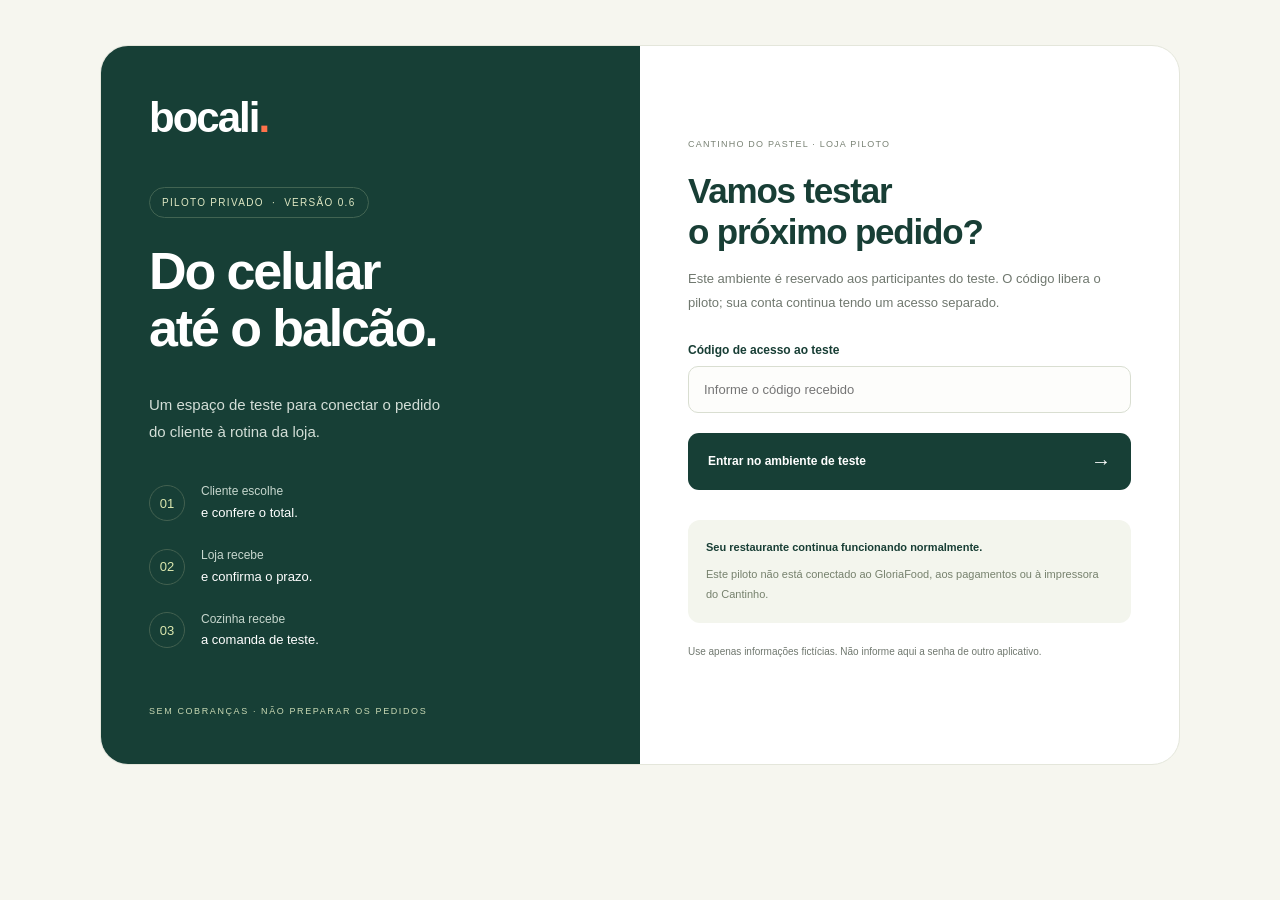
<file: pilot.html>
<!doctype html><html lang="pt-BR"><head><meta charset="utf-8"><meta name="viewport" content="width=device-width,initial-scale=1"><meta name="robots" content="noindex,nofollow"><title>Bocali | Acesso ao piloto</title><link rel="icon" href="/icon.svg"><link rel="stylesheet" href="/pilot.css"></head><body><main class="entry"><section class="entry-story"><a class="wordmark" href="/">bocali<span>.</span></a><div class="pill">PILOTO PRIVADO &nbsp;&middot;&nbsp; VERS&Atilde;O 0.6</div><h1>Do celular <br>at&eacute; o balc&atilde;o.</h1><p>Um espa&ccedil;o de teste para conectar o pedido do cliente &agrave; rotina da loja.</p><div class="journey"><div><b>01</b><span>Cliente escolhe<br><strong>e confere o total.</strong></span></div><div><b>02</b><span>Loja recebe<br><strong>e confirma o prazo.</strong></span></div><div><b>03</b><span>Cozinha recebe<br><strong>a comanda de teste.</strong></span></div></div><small>SEM COBRAN&Ccedil;AS &middot; N&Atilde;O PREPARAR OS PEDIDOS</small></section><section class="entry-panel"><div class="step">CANTINHO DO PASTEL &middot; LOJA PILOTO</div><h2>Vamos testar <br>o pr&oacute;ximo pedido?</h2><p>Este ambiente &eacute; reservado aos participantes do teste. O c&oacute;digo libera o piloto; sua conta continua tendo um acesso separado.</p><form id="pilot-form"><label for="pilot-code">C&oacute;digo de acesso ao teste</label><input id="pilot-code" name="code" type="password" autocomplete="off" minlength="24" maxlength="256" required placeholder="Informe o c&oacute;digo recebido"><div id="entry-error" role="alert"></div><button type="submit">Entrar no ambiente de teste <span>&rarr;</span></button></form><div class="entry-note"><strong>Seu restaurante continua funcionando normalmente.</strong><p>Este piloto n&atilde;o est&aacute; conectado ao GloriaFood, aos pagamentos ou &agrave; impressora do Cantinho.</p></div><p class="footnote">Use apenas informa&ccedil;&otilde;es fict&iacute;cias. N&atilde;o informe aqui a senha de outro aplicativo.</p></section></main><script src="/pilot.js"></script></body></html>
</file>
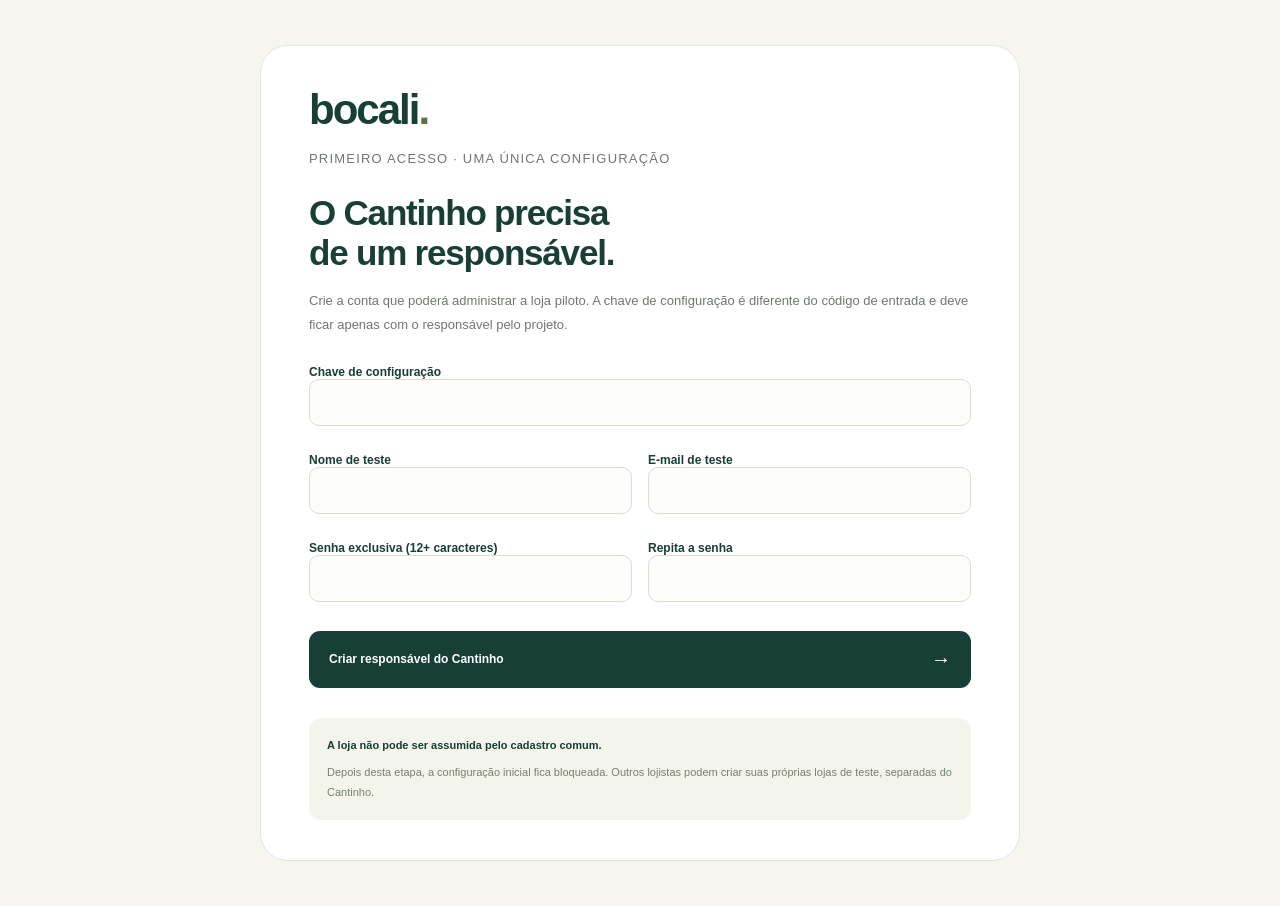
<file: setup.html>
<!doctype html><html lang="pt-BR"><head><meta charset="utf-8"><meta name="viewport" content="width=device-width,initial-scale=1"><title>Bocali | Configurar respons&aacute;vel</title><link rel="stylesheet" href="/pilot.css"><link rel="icon" href="/icon.svg"></head><body><main class="entry setup-entry"><section class="entry-panel"><a class="wordmark" href="/">bocali<span>.</span></a><p class="step">PRIMEIRO ACESSO &middot; UMA &Uacute;NICA CONFIGURA&Ccedil;&Atilde;O</p><h2>O Cantinho precisa<br>de um respons&aacute;vel.</h2><p>Crie a conta que poder&aacute; administrar a loja piloto. A chave de configura&ccedil;&atilde;o &eacute; diferente do c&oacute;digo de entrada e deve ficar apenas com o respons&aacute;vel pelo projeto.</p><form id="setup-form"><label>Chave de configura&ccedil;&atilde;o<input name="setupToken" type="password" autocomplete="off" minlength="32" required></label><div class="setup-fields"><label>Nome de teste<input name="name" maxlength="80" autocomplete="name" required></label><label>E-mail de teste<input name="email" type="email" autocomplete="username" maxlength="254" required></label><label>Senha exclusiva (12+ caracteres)<input name="password" type="password" minlength="12" maxlength="128" autocomplete="new-password" required></label><label>Repita a senha<input name="repeat" type="password" minlength="12" maxlength="128" autocomplete="new-password" required></label></div><div id="entry-error" role="alert"></div><button type="submit">Criar respons&aacute;vel do Cantinho <span>&rarr;</span></button></form><div class="entry-note"><strong>A loja n&atilde;o pode ser assumida pelo cadastro comum.</strong><p>Depois desta etapa, a configura&ccedil;&atilde;o inicial fica bloqueada. Outros lojistas podem criar suas pr&oacute;prias lojas de teste, separadas do Cantinho.</p></div></section></main><script src="/setup.js"></script></body></html>
</file>
<file: pilot.css>
*{box-sizing:border-box}body{margin:0;background:#f6f6ef;color:#183e35;font-family:Inter,Arial,sans-serif;-webkit-font-smoothing:antialiased}.entry{max-width:1080px;min-height:720px;margin:5vh auto;display:grid;grid-template-columns:1fr 1fr;border:1px solid #e4e6db;border-radius:28px;overflow:hidden;background:#fff}.entry-story{padding:48px;background:#173f36;color:#fff;display:flex;flex-direction:column}.wordmark{font-size:42px;letter-spacing:-3px;color:white;font-weight:800;text-decoration:none;align-self:flex-start}.wordmark span{color:#d5e29f}.pill{font-size:10px;letter-spacing:1.3px;color:#dfe8c3;border:1px solid #426452;border-radius:25px;padding:9px 12px;align-self:flex-start;margin-top:45px}.entry-story h1{font-size:52px;letter-spacing:-2.1px;line-height:1.09;margin:25px 0 20px}.entry-story>p{color:#d3ded7;font-size:15px;line-height:1.8;max-width:310px}.journey{margin:22px 0 45px;display:grid;gap:22px}.journey>div{display:flex;align-items:center;gap:16px}.journey b{color:#dce8af;font-size:13px;font-weight:500;border:1px solid #436150;display:grid;place-items:center;width:36px;height:36px;border-radius:50%}.journey span{font-size:12px;line-height:1.65;color:#c7d7ce}.journey strong{color:#fff;font-size:13px;font-weight:500}.entry-story small{margin-top:auto;color:#c9d9b4;font-size:9px;letter-spacing:1.6px}.entry-panel{padding:70px 48px;align-self:center}.step{color:#798274;font-size:9px;letter-spacing:1.2px}.entry-panel h2{font-size:35px;letter-spacing:-1.2px;line-height:1.15;margin:22px 0 15px}.entry-panel>p{font-size:13px;line-height:1.85;color:#70786f}form{margin-top:28px}label{font-size:12px;font-weight:600;display:block;margin:18px 0 9px}input{border:1px solid #d9ded1;border-radius:10px;padding:15px;width:100%;font:inherit;font-size:13px;color:#173f36;background:#fdfdfb}input:focus{outline:2px solid #497058;outline-offset:2px}button{display:flex;justify-content:space-between;align-items:center;border:0;border-radius:11px;background:#173f36;color:white;font:inherit;font-size:12px;font-weight:600;width:100%;padding:17px 20px;cursor:pointer;margin-top:20px}button:disabled{opacity:.6;cursor:wait}button span{font-size:20px}.entry-note{padding:18px;background:#f3f5ed;border-radius:12px;margin-top:30px}.entry-note strong{font-size:11px;line-height:1.65;display:block}.entry-note p{font-size:11px;line-height:1.85;margin:8px 0 0;color:#76816d}.footnote{font-size:10px!important;line-height:1.8!important;margin-top:20px}#entry-error{font-size:12px;color:#a74232;line-height:1.5;margin-top:12px}.setup-entry{max-width:760px;display:block;min-height:0}.setup-entry .entry-panel{padding:40px 48px}.setup-fields{display:grid;grid-template-columns:1fr 1fr;gap:0 16px}.setup-entry .wordmark{color:#173f36}.setup-entry .wordmark span{color:#577340}@media(max-width:760px){.entry{margin:16px;grid-template-columns:1fr;border-radius:20px;min-height:0}.entry-story{padding:28px 26px}.wordmark{font-size:34px}.pill{margin-top:24px;font-size:8px}.entry-story h1{font-size:38px;margin:18px 0 8px}.entry-story h1 br{display:none}.entry-story>p{font-size:12px;margin-bottom:20px;max-width:100%}.journey{display:none}.entry-story small{font-size:8px;letter-spacing:.8px}.entry-panel{padding:30px 26px}.entry-panel h2{font-size:29px;margin-top:18px}.entry-panel h2 br{display:none}.entry-panel>p{font-size:12px}.entry-note{margin-top:24px}.step{font-size:8px}.setup-entry .entry-panel{padding:30px 24px}.setup-fields{grid-template-columns:1fr}}

/* Bocali wordmark. */
.wordmark{letter-spacing:-2px}.wordmark span{color:#ff724b}
</file>
